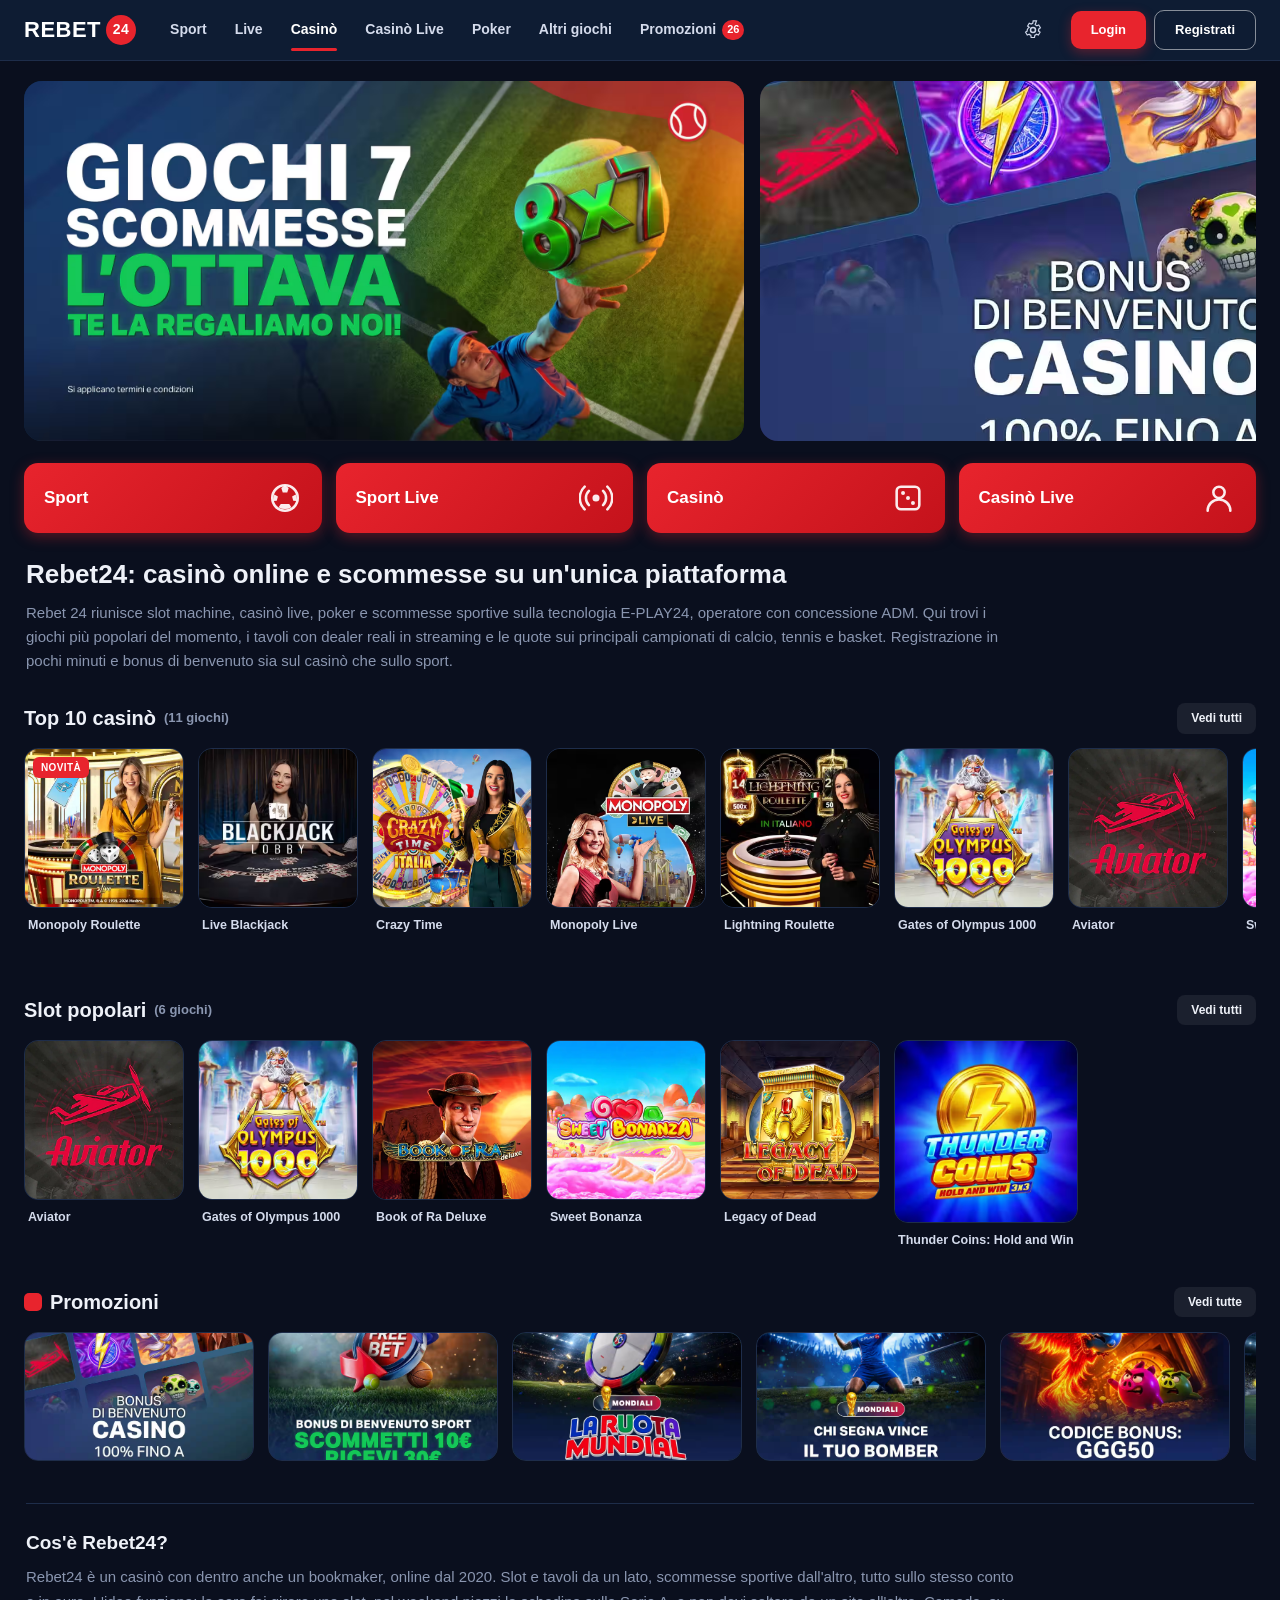
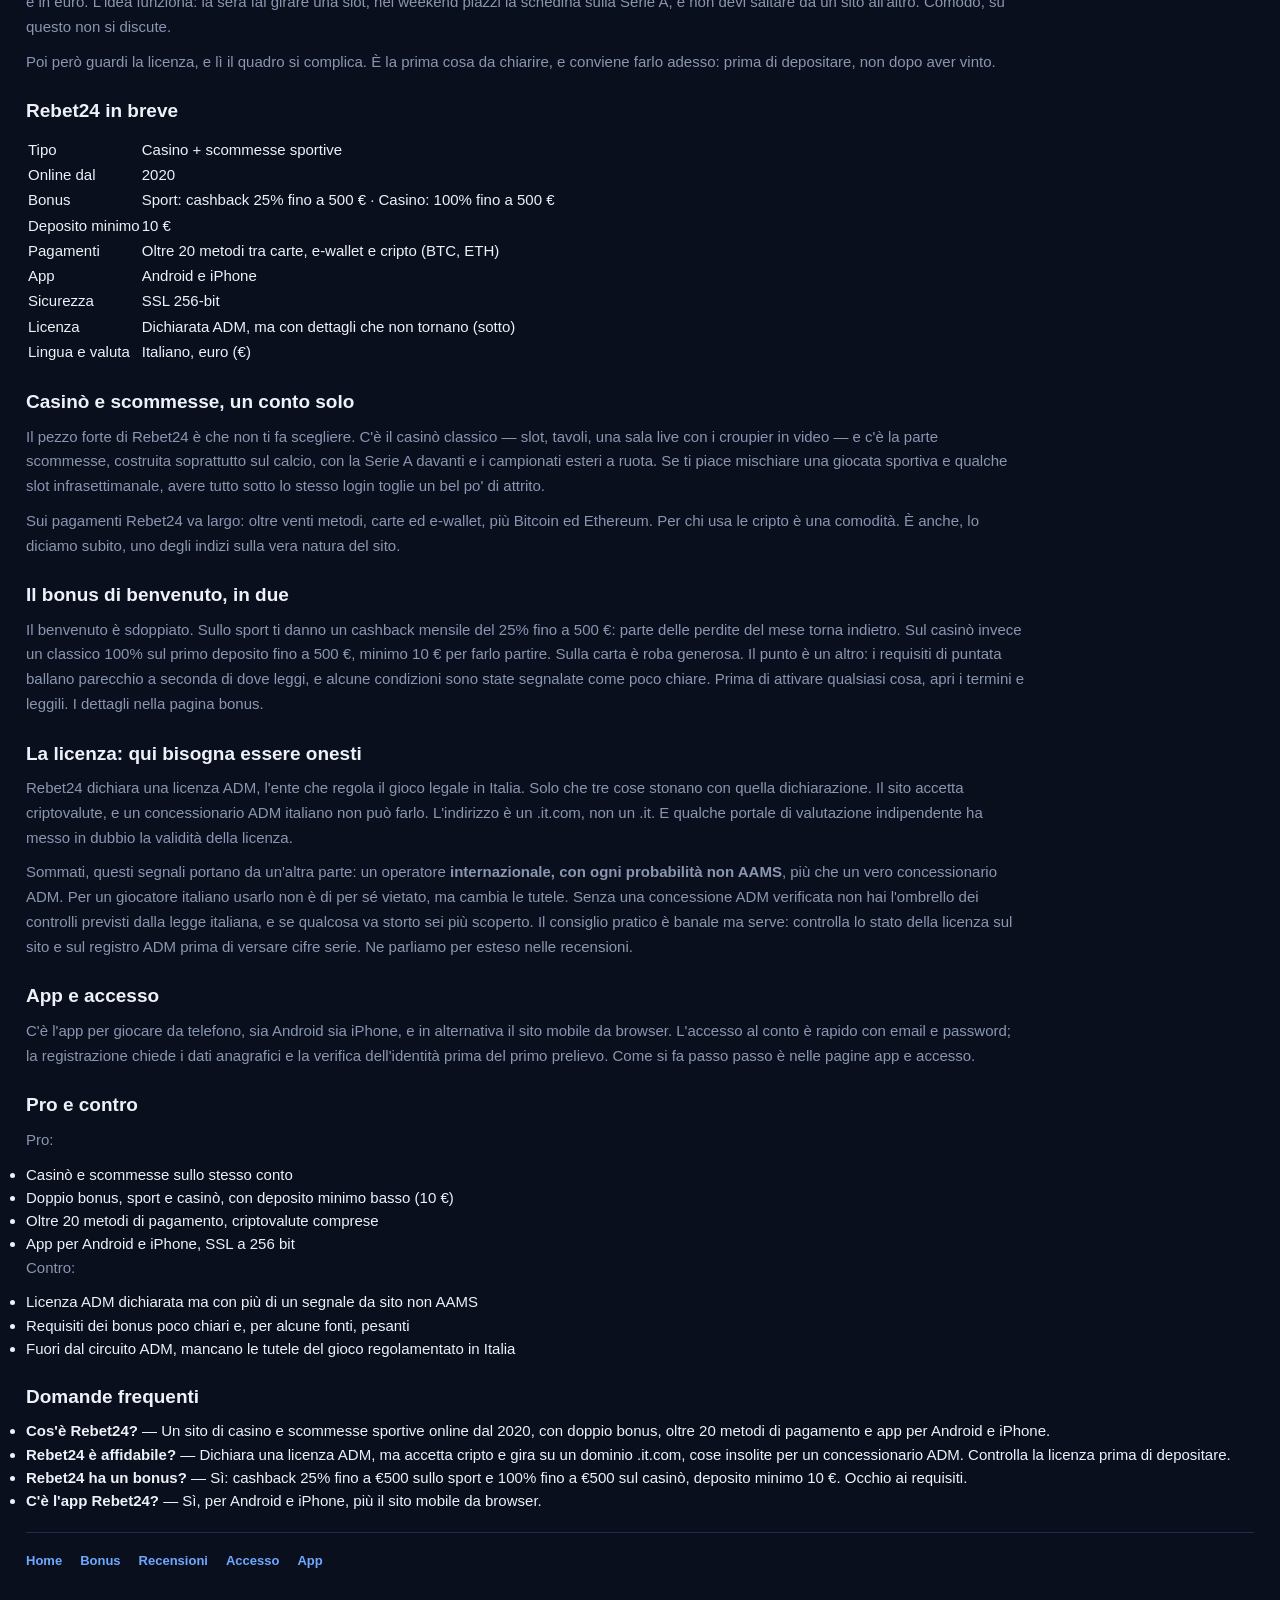
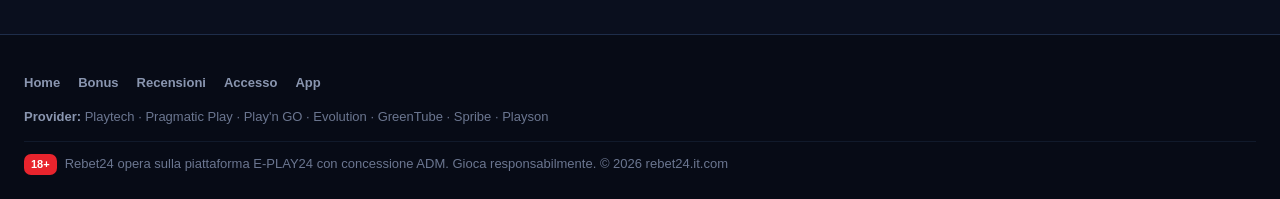
<file: index.html>
<!DOCTYPE html>
<html lang="it">
<head>
<meta charset="UTF-8">
<meta name="viewport" content="width=device-width, initial-scale=1">
<title>Rebet24 Casinò e Scommesse Online | Bonus, Slot e Live</title>
<link rel="icon" type="image/svg+xml" href="/favicon.svg">
<meta name="description" content="Rebet24 (rebet 24): casinò online e scommesse sportive su piattaforma E-PLAY24 con concessione ADM. Bonus di benvenuto, slot, casinò live, poker e app mobile.">
<link rel="alternate" hreflang="it-it" href="https://www.trofeicittadijesolo.it/">
<link rel="alternate" hreflang="x-default" href="https://www.trofeicittadijesolo.it/">
<link rel="canonical" href="https://www.trofeicittadijesolo.it/">

<!-- IMG: postere slot reali → assets/casino/ (scaricare via browser, vedi download_in_browser.js) -->
<!-- AFFILIATE: CTA disattivati ("/referral-link"). Inserisci il link reale nella const AFF. -->
<link rel="stylesheet" href="/assets/style.css">
<style>
.subTop{background:linear-gradient(120deg,#0e1c33,#14203a);border-bottom:1px solid var(--line)}
.crumbs{font-size:12px;color:var(--mut);padding:14px 0 0}.crumbs a{color:#aeb9d4}.crumbs b{color:var(--ink)}
.subHero{padding:12px 0 18px}.subHero h1{color:var(--ink);font-size:30px;font-weight:800;line-height:1.2;max-width:820px}
.clusterNav{background:var(--nav);border-bottom:1px solid var(--line);position:sticky;top:0;z-index:20}
.clusterNavIn{display:flex;gap:6px 22px;flex-wrap:wrap;padding:12px 20px;font-size:14px}
.clusterNav a{color:var(--mut);font-weight:700}.clusterNav a:hover{color:var(--ink)}.clusterNav a.on{color:var(--red)}
.article{max-width:860px;padding:26px 0 10px}
.article h2{font-size:22px;margin:26px 0 10px;color:var(--ink)}.article h3{font-size:17px;margin:18px 0 8px;color:var(--ink)}
.article p{color:#c3cbdd;margin-bottom:13px;line-height:1.7}
.article ul{margin:0 0 14px 20px}.article li{margin-bottom:6px;color:#c3cbdd}
.article a{color:#6ea8ff;font-weight:600}
.article .tbl{overflow-x:auto;margin:0 0 16px}
.article table{width:100%;border-collapse:collapse;font-size:14px}
.article th,.article td{border:1px solid var(--line);padding:9px 12px;text-align:left;color:#c3cbdd}
.article th{background:var(--surface);color:var(--ink);font-weight:700}
.article details.faq{border:1px solid var(--line);border-radius:10px;padding:12px 16px;margin-bottom:10px;background:var(--surface)}
.article details.faq summary{font-weight:700;cursor:pointer;color:var(--ink)}.article details.faq p{margin:8px 0 0}
.ctaBox{background:linear-gradient(120deg,#14203a,#0e1c33);border:1px solid var(--line);border-radius:14px;padding:20px 24px;margin:22px 0;display:flex;align-items:center;justify-content:space-between;gap:16px;flex-wrap:wrap}
.ctaBox b{color:var(--green)}.ctaBox .btn{background:var(--red);color:#fff;padding:11px 22px}
.clusterFoot{display:flex;gap:8px 18px;flex-wrap:wrap;padding:18px 0;border-top:1px solid var(--line);font-size:13px;margin-top:20px}
.clusterFoot a{color:#6ea8ff;font-weight:600}
.appBox{background:linear-gradient(120deg,#14203a,#0e1c33);border:1px solid var(--line);border-radius:16px;padding:20px 22px;margin:6px 0 24px}
.appHead{display:flex;gap:16px;align-items:center;flex-wrap:wrap}
.appIco{width:64px;height:64px;border-radius:16px;background:#fff;padding:8px;flex:none;box-shadow:0 6px 18px rgba(0,0,0,.4)}
.appMeta{flex:1;min-width:220px}
.appName{font-size:20px;font-weight:800;color:var(--ink)}
.appRate{font-size:13px;color:var(--green);margin:2px 0 12px}.appRate b{color:#ffc93c}
.appBtns{display:flex;gap:10px;flex-wrap:wrap}
.appBox .btn.appDl{background:var(--red);color:#fff;padding:11px 18px}
.appBox .btn.appDl.ios{background:rgba(255,255,255,.08);border:1px solid rgba(255,255,255,.28)}
.appSpec{width:100%;border-collapse:collapse;margin-top:18px;font-size:14px}
.appSpec td{border-top:1px solid var(--line);padding:10px 4px;color:#c3cbdd}
.appSpec td:first-child{color:var(--mut);width:42%}
.reviews{display:grid;grid-template-columns:1fr 1fr;gap:12px;margin:6px 0 20px}
.rvw{background:var(--surface);border:1px solid var(--line);border-radius:12px;padding:14px 16px}
.rvw-h{display:flex;justify-content:space-between;align-items:center;margin-bottom:7px;gap:8px}
.rvw-n{font-weight:700;color:var(--ink)}.rvw-s{color:#ffc93c;font-size:13px;letter-spacing:1px;white-space:nowrap}
.rvw-t{color:#c3cbdd;font-size:14px;margin:0;line-height:1.6}
.stars{color:#ffc93c;letter-spacing:1px;white-space:nowrap}
.promoWrap{margin:8px 0 26px}
.promoGroupT{font-size:12px;text-transform:uppercase;letter-spacing:.06em;color:var(--mut);font-weight:800;margin:16px 0 10px}
.promoGrid{display:grid;grid-template-columns:repeat(3,1fr);gap:12px}
.promoTile{display:block;border-radius:14px;overflow:hidden;border:1px solid var(--line);background:var(--surface);transition:.15s}
.promoTile:hover{transform:translateY(-2px);border-color:var(--red);box-shadow:0 8px 22px rgba(0,0,0,.45)}
.promoTile img{display:block;width:100%;height:auto}
@media(max-width:840px){.promoGrid{grid-template-columns:repeat(2,1fr)}}
@media(max-width:520px){.promoGrid{grid-template-columns:1fr}}
.article blockquote.note{background:rgba(232,36,45,.09);border-left:3px solid var(--red);border-radius:0 10px 10px 0;padding:12px 16px 12px 18px;margin:0 0 16px}
.article blockquote.note>*:first-child{margin-top:0}.article blockquote.note p{margin:0 0 6px;color:#d5dcec}.article blockquote.note ul{margin:6px 0 0 18px}
@media(max-width:640px){.reviews{grid-template-columns:1fr}}
</style>
<script type="application/ld+json">{"@context": "https://schema.org", "@type": "Organization", "name": "Rebet24", "url": "https://www.trofeicittadijesolo.it/"}</script>
<script type="application/ld+json">{"@context": "https://schema.org", "@type": "WebSite", "name": "Rebet24", "url": "https://www.trofeicittadijesolo.it/"}</script>
<script type="application/ld+json">{"@context": "https://schema.org", "@type": "BreadcrumbList", "itemListElement": [{"@type": "ListItem", "position": 1, "name": "Home", "item": "https://www.trofeicittadijesolo.it/"}]}</script>
<script type="application/ld+json">{"@context": "https://schema.org", "@type": "FAQPage", "mainEntity": [{"@type": "Question", "name": "Cos&#x27;è Rebet24?", "acceptedAnswer": {"@type": "Answer", "text": "Un sito di casino e scommesse sportive online dal 2020, con doppio bonus, oltre 20 metodi di pagamento e app per Android e iPhone."}}, {"@type": "Question", "name": "Rebet24 è affidabile?", "acceptedAnswer": {"@type": "Answer", "text": "Dichiara una licenza ADM, ma accetta cripto e gira su un dominio .it.com, cose insolite per un concessionario ADM. Controlla la licenza prima di depositare."}}, {"@type": "Question", "name": "Rebet24 ha un bonus?", "acceptedAnswer": {"@type": "Answer", "text": "Sì: cashback 25% fino a €500 sullo sport e 100% fino a €500 sul casinò, deposito minimo 10 €. Occhio ai requisiti."}}, {"@type": "Question", "name": "C&#x27;è l&#x27;app Rebet24?", "acceptedAnswer": {"@type": "Answer", "text": "Sì, per Android e iPhone, più il sito mobile da browser."}}]}</script>
</head>
<body>

<!-- HEADER -->
<header class="topbar">
  <div class="topbar__in">
    <button class="burger" id="burger" type="button" aria-label="Menu">
      <svg width="24" height="24" viewBox="0 0 24 24" fill="none"><line x1="3" y1="6" x2="21" y2="6" stroke="currentColor" stroke-width="2" stroke-linecap="round"></line><line x1="3" y1="12" x2="21" y2="12" stroke="currentColor" stroke-width="2" stroke-linecap="round"></line><line x1="3" y1="18" x2="21" y2="18" stroke="currentColor" stroke-width="2" stroke-linecap="round"></line></svg>
    </button>
    <a class="logo" data-aff href="https://api.trofeicittadijesolo.it/login" title="Rebet24"><span class="logo__txt">REBET</span><span class="logo__num">24</span></a>
    <nav class="nav">
      <a class="nav__item" data-aff href="https://api.trofeicittadijesolo.it/login">Sport</a>
      <a class="nav__item" data-aff href="https://api.trofeicittadijesolo.it/login">Live</a>
      <a class="nav__item nav__item--active" data-aff href="https://api.trofeicittadijesolo.it/login">Casinò</a>
      <a class="nav__item" data-aff href="https://api.trofeicittadijesolo.it/login">Casinò Live</a>
      <a class="nav__item" data-aff href="https://api.trofeicittadijesolo.it/login">Poker</a>
      <a class="nav__item" data-aff href="https://api.trofeicittadijesolo.it/login">Altri giochi</a>
      <a class="nav__item nav__item--promo" data-aff href="https://api.trofeicittadijesolo.it/login">Promozioni<span class="badge-count">26</span></a>
    </nav>
    <div class="topbar__right">
      
      
      <a class="ic-btn ic-btn--hide-m" data-aff href="https://api.trofeicittadijesolo.it/login" aria-label="Impostazioni"><svg width="20" height="20" viewBox="0 0 24 24" fill="none"><circle cx="12" cy="12" r="3" stroke="currentColor" stroke-width="1.8"></circle><path d="M19 12a7 7 0 00-.1-1.2l2-1.5-2-3.4-2.3 1a7 7 0 00-2-1.2L16.2 1h-4l-.4 2.7a7 7 0 00-2 1.2l-2.3-1-2 3.4 2 1.5A7 7 0 005 12c0 .4 0 .8.1 1.2l-2 1.5 2 3.4 2.3-1a7 7 0 002 1.2l.4 2.7h4l.4-2.7a7 7 0 002-1.2l2.3 1 2-3.4-2-1.5c.1-.4.1-.8.1-1.2z" stroke="currentColor" stroke-width="1.4"></path></svg></a>
      <div class="topbar__spacer"></div>
      <a class="btn btn--login" data-aff href="https://api.trofeicittadijesolo.it/login">Login</a>
      <a class="btn btn--reg" data-aff href="https://api.trofeicittadijesolo.it/login">Registrati</a>
    </div>
  </div>
</header>

<!-- MOBILE DRAWER -->
<div class="drawer-ov" id="drawerOv" hidden></div>
<aside class="drawer" id="drawer" aria-hidden="true">
  <div class="drawer__head"><span class="logo"><span class="logo__txt">REBET</span><span class="logo__num">24</span></span>
    <button class="drawer__close" id="drawerClose" type="button" aria-label="Chiudi"><svg width="22" height="22" viewBox="0 0 24 24" fill="none"><line x1="6" y1="6" x2="18" y2="18" stroke="currentColor" stroke-width="2" stroke-linecap="round"></line><line x1="18" y1="6" x2="6" y2="18" stroke="currentColor" stroke-width="2" stroke-linecap="round"></line></svg></button>
  </div>
  <nav class="drawer__nav">
    <a class="drawer__item" data-aff href="https://api.trofeicittadijesolo.it/login">Sport</a>
    <a class="drawer__item" data-aff href="https://api.trofeicittadijesolo.it/login">Live</a>
    <a class="drawer__item drawer__item--active" data-aff href="https://api.trofeicittadijesolo.it/login">Casinò</a>
    <a class="drawer__item" data-aff href="https://api.trofeicittadijesolo.it/login">Casinò Live</a>
    <a class="drawer__item" data-aff href="https://api.trofeicittadijesolo.it/login">Poker</a>
    <a class="drawer__item" data-aff href="https://api.trofeicittadijesolo.it/login">Altri giochi</a>
    <a class="drawer__item" data-aff href="https://api.trofeicittadijesolo.it/login">Promozioni</a>
  </nav>
  <div class="drawer__cta">
    <a class="btn btn--login" data-aff href="https://api.trofeicittadijesolo.it/login">Login</a>
    <a class="btn btn--reg" data-aff href="https://api.trofeicittadijesolo.it/login">Registrati</a>
  </div>
</aside>

<main class="wrap">

  <!-- HERO CAROUSEL -->
  <section class="hero">
    <div class="hero__track" id="hero"></div>
  </section>

  <!-- SITE SECTIONS -->
  <section class="sections">
    <a class="sect sect--1" data-aff href="https://api.trofeicittadijesolo.it/login"><h2>Sport</h2><svg viewBox="0 0 24 24" fill="none" class="sect__ic"><circle cx="12" cy="12" r="9" stroke="currentColor" stroke-width="1.8"></circle><path d="M12 3l2.6 2-1 3.2H10.4l-1-3.2L12 3zM4.5 9.5L7 11l-.8 3-2.5.2a9 9 0 01.8-4.7zM7.5 18.5L9 16.2h6l1.5 2.3a9 9 0 01-9 0zM19.5 9.5a9 9 0 01.8 4.7l-2.5-.2-.8-3 2.5-1.5z" fill="currentColor"></path></svg></a>
    <a class="sect sect--2" data-aff href="https://api.trofeicittadijesolo.it/login"><h2>Sport Live</h2><svg viewBox="0 0 24 24" fill="none" class="sect__ic"><circle cx="12" cy="12" r="2.5" fill="currentColor"></circle><path d="M7 7a7 7 0 000 10M17 7a7 7 0 010 10M4 4a11 11 0 000 16M20 4a11 11 0 010 16" stroke="currentColor" stroke-width="1.8" stroke-linecap="round"></path></svg></a>
    <a class="sect sect--3" data-aff href="https://api.trofeicittadijesolo.it/login"><h2>Casinò</h2><svg viewBox="0 0 24 24" fill="none" class="sect__ic"><rect x="4" y="4" width="16" height="16" rx="3" stroke="currentColor" stroke-width="1.8"></rect><circle cx="8.5" cy="8.5" r="1.4" fill="currentColor"></circle><circle cx="15.5" cy="15.5" r="1.4" fill="currentColor"></circle><circle cx="12" cy="12" r="1.4" fill="currentColor"></circle></svg></a>
    <a class="sect sect--4" data-aff href="https://api.trofeicittadijesolo.it/login"><h2>Casinò Live</h2><svg viewBox="0 0 24 24" fill="none" class="sect__ic"><path d="M12 4a4 4 0 110 8 4 4 0 010-8z" stroke="currentColor" stroke-width="1.8"></path><path d="M4 21a8 8 0 0116 0" stroke="currentColor" stroke-width="1.8" stroke-linecap="round"></path></svg></a>
  </section>

  <!-- H1 + LEAD -->
  <div class="intro">
    <h1>Rebet24: casinò online e scommesse su un'unica piattaforma</h1>
    <p>Rebet 24 riunisce slot machine, casinò live, poker e scommesse sportive sulla tecnologia E-PLAY24, operatore con concessione ADM. Qui trovi i giochi più popolari del momento, i tavoli con dealer reali in streaming e le quote sui principali campionati di calcio, tennis e basket. Registrazione in pochi minuti e bonus di benvenuto sia sul casinò che sullo sport.</p>
  </div>

  <!-- TOP 10 -->
  <section class="row">
    <div class="row__head">
      <h3 class="row__title">Top 10 casinò <small>(11 giochi)</small></h3>
      <div class="row__nav"><a class="btn btn--ghost btn--sm" data-aff href="https://api.trofeicittadijesolo.it/login">Vedi tutti</a></div>
    </div>
    <div class="tiles" id="g-top"></div>
  </section>

  <!-- SLOT POPOLARI -->
  <section class="row">
    <div class="row__head">
      <h3 class="row__title">Slot popolari <small>(6 giochi)</small></h3>
      <div class="row__nav"><a class="btn btn--ghost btn--sm" data-aff href="https://api.trofeicittadijesolo.it/login">Vedi tutti</a></div>
    </div>
    <div class="tiles" id="g-slot"></div>
  </section>

  <!-- PROMOZIONI -->
  <section class="row">
    <div class="row__head">
      <h3 class="row__title"><span class="promo-dot"></span>Promozioni</h3>
      <div class="row__nav"><a class="btn btn--ghost btn--sm" data-aff href="https://api.trofeicittadijesolo.it/login">Vedi tutte</a></div>
    </div>
    <div class="promos" id="promos"></div>
  </section>

  <!-- SEO -->
  <article class="seo">
<h2>Cos&#x27;è Rebet24?</h2>
<p>Rebet24 è un casinò con dentro anche un bookmaker, online dal 2020. Slot e tavoli da un lato, scommesse sportive dall&#x27;altro, tutto sullo stesso conto e in euro. L&#x27;idea funziona: la sera fai girare una slot, nel weekend piazzi la schedina sulla Serie A, e non devi saltare da un sito all&#x27;altro. Comodo, su questo non si discute.</p>
<p>Poi però guardi la licenza, e lì il quadro si complica. È la prima cosa da chiarire, e conviene farlo adesso: prima di depositare, non dopo aver vinto.</p>
<h2>Rebet24 in breve</h2>
<div class="tbl"><table><thead><tr><th></th><th></th></tr></thead><tbody><tr><td>Tipo</td><td>Casino + scommesse sportive</td></tr><tr><td>Online dal</td><td>2020</td></tr><tr><td>Bonus</td><td>Sport: cashback 25% fino a 500 € · Casino: 100% fino a 500 €</td></tr><tr><td>Deposito minimo</td><td>10 €</td></tr><tr><td>Pagamenti</td><td>Oltre 20 metodi tra carte, e-wallet e cripto (BTC, ETH)</td></tr><tr><td>App</td><td>Android e iPhone</td></tr><tr><td>Sicurezza</td><td>SSL 256-bit</td></tr><tr><td>Licenza</td><td>Dichiarata ADM, ma con dettagli che non tornano (sotto)</td></tr><tr><td>Lingua e valuta</td><td>Italiano, euro (€)</td></tr></tbody></table></div>
<h2>Casinò e scommesse, un conto solo</h2>
<p>Il pezzo forte di Rebet24 è che non ti fa scegliere. C&#x27;è il casinò classico — slot, tavoli, una sala live con i croupier in video — e c&#x27;è la parte scommesse, costruita soprattutto sul calcio, con la Serie A davanti e i campionati esteri a ruota. Se ti piace mischiare una giocata sportiva e qualche slot infrasettimanale, avere tutto sotto lo stesso login toglie un bel po&#x27; di attrito.</p>
<p>Sui pagamenti Rebet24 va largo: oltre venti metodi, carte ed e-wallet, più Bitcoin ed Ethereum. Per chi usa le cripto è una comodità. È anche, lo diciamo subito, uno degli indizi sulla vera natura del sito.</p>
<h2>Il bonus di benvenuto, in due</h2>
<p>Il benvenuto è sdoppiato. Sullo sport ti danno un cashback mensile del 25% fino a 500 €: parte delle perdite del mese torna indietro. Sul casinò invece un classico 100% sul primo deposito fino a 500 €, minimo 10 € per farlo partire. Sulla carta è roba generosa. Il punto è un altro: i requisiti di puntata ballano parecchio a seconda di dove leggi, e alcune condizioni sono state segnalate come poco chiare. Prima di attivare qualsiasi cosa, apri i termini e leggili. I dettagli nella <a href="/bonus/">pagina bonus</a>.</p>
<h2>La licenza: qui bisogna essere onesti</h2>
<p>Rebet24 dichiara una licenza ADM, l&#x27;ente che regola il gioco legale in Italia. Solo che tre cose stonano con quella dichiarazione. Il sito accetta criptovalute, e un concessionario ADM italiano non può farlo. L&#x27;indirizzo è un .it.com, non un .it. E qualche portale di valutazione indipendente ha messo in dubbio la validità della licenza.</p>
<p>Sommati, questi segnali portano da un&#x27;altra parte: un operatore <b>internazionale, con ogni probabilità non AAMS</b>, più che un vero concessionario ADM. Per un giocatore italiano usarlo non è di per sé vietato, ma cambia le tutele. Senza una concessione ADM verificata non hai l&#x27;ombrello dei controlli previsti dalla legge italiana, e se qualcosa va storto sei più scoperto. Il consiglio pratico è banale ma serve: controlla lo stato della licenza sul sito e sul registro ADM prima di versare cifre serie. Ne parliamo per esteso nelle <a href="/recensioni/">recensioni</a>.</p>
<h2>App e accesso</h2>
<p>C&#x27;è l&#x27;app per giocare da telefono, sia Android sia iPhone, e in alternativa il sito mobile da browser. L&#x27;accesso al conto è rapido con email e password; la registrazione chiede i dati anagrafici e la verifica dell&#x27;identità prima del primo prelievo. Come si fa passo passo è nelle pagine <a href="/app/">app</a> e <a href="/accesso/">accesso</a>.</p>
<h2>Pro e contro</h2>
<p>Pro:</p>
<ul><li>Casinò e scommesse sullo stesso conto</li><li>Doppio bonus, sport e casinò, con deposito minimo basso (10 €)</li><li>Oltre 20 metodi di pagamento, criptovalute comprese</li><li>App per Android e iPhone, SSL a 256 bit</li></ul>
<p>Contro:</p>
<ul><li>Licenza ADM dichiarata ma con più di un segnale da sito non AAMS</li><li>Requisiti dei bonus poco chiari e, per alcune fonti, pesanti</li><li>Fuori dal circuito ADM, mancano le tutele del gioco regolamentato in Italia</li></ul>
<h2>Domande frequenti</h2>
<ul><li><b>Cos&#x27;è Rebet24?</b> — Un sito di casino e scommesse sportive online dal 2020, con doppio bonus, oltre 20 metodi di pagamento e app per Android e iPhone.</li><li><b>Rebet24 è affidabile?</b> — Dichiara una licenza ADM, ma accetta cripto e gira su un dominio .it.com, cose insolite per un concessionario ADM. Controlla la licenza prima di depositare.</li><li><b>Rebet24 ha un bonus?</b> — Sì: cashback 25% fino a €500 sullo sport e 100% fino a €500 sul casinò, deposito minimo 10 €. Occhio ai requisiti.</li><li><b>C&#x27;è l&#x27;app Rebet24?</b> — Sì, per Android e iPhone, più il sito mobile da browser.</li></ul>
<div class="clusterFoot"><a href="/">Home</a><a href="/bonus/">Bonus</a><a href="/recensioni/">Recensioni</a><a href="/accesso/">Accesso</a><a href="/app/">App</a></div>
</article>
</main>

<!-- FOOTER -->
<footer>
  <div class="fwrap">
    <nav class="cluster-foot"><a href="/">Home</a><a href="/bonus/">Bonus</a><a href="/recensioni/">Recensioni</a><a href="/accesso/">Accesso</a><a href="/app/">App</a></nav>
    <div class="fprov"><span>Provider:</span> Playtech · Pragmatic Play · Play'n GO · Evolution · GreenTube · Spribe · Playson</div>
    <div class="flow"><span class="age">18+</span> Rebet24 opera sulla piattaforma E-PLAY24 con concessione ADM. Gioca responsabilmente. © 2026 rebet24.it.com</div>
  </div>
</footer>

<script>
// ⚠ Inserisci il link affiliato reale — ora CTA disattivati ("/referral-link").
const AFF = '#';

// Drawer
(function(){
  const ov=document.getElementById('drawerOv'),dr=document.getElementById('drawer'),
        btn=document.getElementById('burger'),cl=document.getElementById('drawerClose');
  function open(){dr.classList.add('open');ov.hidden=false;requestAnimationFrame(()=>ov.classList.add('show'));dr.setAttribute('aria-hidden','false');document.body.style.overflow='hidden';}
  function close(){dr.classList.remove('open');ov.classList.remove('show');dr.setAttribute('aria-hidden','true');document.body.style.overflow='';setTimeout(()=>ov.hidden=true,250);}
  btn&&btn.addEventListener('click',open);cl&&cl.addEventListener('click',close);ov&&ov.addEventListener('click',close);
  document.addEventListener('keydown',e=>{if(e.key==='Escape')close();});
})();

// Host immagini reali (piattaforma E-PLAY24). Le immagini sono in hotlink:
// se il CDN blocca l'hotlink da un altro dominio, scaricarle in locale (download_in_browser.js).
const C = 'assets/casino/';

// HERO — banner reali (assets/casino) + fallback CSS sotto. [file, kick, titoloHTML, cta, classe]
const HERO = [
  ['20260626134054220_8x7Deplay24.jpg','Bonus di benvenuto Sport','Scommetti <span class="g">10€</span><br>Ricevi <span class="g">30€</span>','Registrati','s--sport'],
  ['20260306153717927_benvenutocasinoMeplay1.jpg','Bonus di benvenuto Casinò','100% fino a <span class="g">1.000€</span><br>+ 200 giri gratis','Scopri di più','s--casino'],
  ['20260626170120744_ChisegnavinceDeplay24.jpg','Promo Sport','Chi segna<br><span class="g">vince</span>','Gioca ora!','s--sport'],
  ['20260610143329049_ruotamundialDeplay.jpg','Mundial','La ruota<br><span class="g">Mundial</span>','Gioca ora!','s--vip'],
];
document.getElementById('hero').innerHTML = HERO.map(h=>`<a class="slide ${h[4]}" data-aff href="/referral-link"><div class="slide__body"><span class="slide__kick">${h[1]}</span><h2 class="slide__title">${h[2]}</h2><span class="slide__cta btn btn--reg">${h[3]}</span></div><img loading="lazy" src="${C+h[0]}" alt="" onerror="this.remove()"></a>`).join('');

// PROMOZIONI — immagini reali (assets/casino) + fallback CSS. [file, tag, titoloHTML, classe]
const PROMOS = [
  ['20260306153717927_benvenutocasinoMeplay1.jpg','Casinò','Bonus benvenuto<br>fino a 1.000€','p--a'],
  ['20260528121341328_Welcome-Bonus-SportMeplay24.jpg','Sport','Scommetti 10€<br>ricevi 30€','p--b'],
  ['20260616110637813_ruotamundialMeplay.jpg','Slot','200 giri gratis<br>al 1° deposito','p--c'],
  ['20260626160712919_ChisegnavinceMeplay24.jpg','Sport','Chi segna<br>vince','p--b'],
  ['20260624100457217_BonusGamesGlobalMeplay24.jpg','VIP','Cashback<br>settimanale','p--d'],
  ['20260605171047607_World-Cup-Drops-EPLAY-1.jpg','Casinò','World Cup<br>Drops','p--a'],
  ['20260615172027882_PromoLiveMonopolyRouletteMEPLAY.jpg','Live','Monopoly<br>Roulette','p--e'],
];
document.getElementById('promos').innerHTML = PROMOS.map(p=>`<a class="promo ${p[3]}" data-aff href="/referral-link"><span class="promo__tag">${p[1]}</span><strong>${p[2]}</strong><img loading="lazy" src="${C+p[0]}" alt="" onerror="this.remove()"></a>`).join('');

// GIOCHI — postere slot reali. [nome, path, badge]
const TOP = [
  ['Monopoly Roulette',C+'20260605113841126_ImgThumb.jpg','nuovo'],
  ['Live Blackjack',C+'20210507114556196_BlackjackLobby.jpg',''],
  ['Crazy Time',C+'20240910133700976_thumb.jpg',''],
  ['Monopoly Live',C+'20191008161823025_thumb.jpg',''],
  ['Lightning Roulette',C+'20231018172128481_1EAF9357-4C8A-4FCC-A50E-E858F22595D4.png',''],
  ['Gates of Olympus 1000',C+'20260304122427211_20240205143629573GatesofOlympus1000.jpg',''],
  ['Aviator',C+'20230405164126787_thumb.gif',''],
  ['Sweet Bonanza',C+'20260304124922139_20220729181557618SweetBonanza.jpg',''],
  ['Book of Ra Deluxe',C+'20190723105441439_thumb.jpg',''],
  ['Legacy of Dead',C+'20210509095413408_thumb.jpg',''],
  ['Thunder Coins: Hold and Win',C+'20240624153042859_thumb.jpg','nuovo'],
];
const SLOT = [
  ['Aviator',C+'20230405164126787_thumb.gif',''],
  ['Gates of Olympus 1000',C+'20260304122427211_20240205143629573GatesofOlympus1000.jpg',''],
  ['Book of Ra Deluxe',C+'20190723105441439_thumb.jpg',''],
  ['Sweet Bonanza',C+'20260304124922139_20220729181557618SweetBonanza.jpg',''],
  ['Legacy of Dead',C+'20210509095413408_thumb.jpg',''],
  ['Thunder Coins: Hold and Win',C+'20240624153042859_thumb.jpg',''],
];
function badge(b){return b==='nuovo'?'<span class="t-badge">Novità</span>':'';}
function tile(g){
  return `<a class="tile" data-aff href="/referral-link" aria-label="${g[0]}">
    <div class="tile__img"><img loading="lazy" src="${g[1]}" alt="${g[0]}" onerror="this.style.display='none';this.parentNode.classList.add('tile__img--ph')"><span class="tile__ph">${g[0]}</span>${badge(g[2])}
      <span class="tile__play"><svg width="18" height="18" viewBox="0 0 24 24" fill="currentColor"><path d="M8 5v14l11-7z"/></svg></span>
    </div>
    <div class="tile__name">${g[0]}</div>
  </a>`;
}
document.getElementById('g-top').innerHTML = TOP.map(tile).join('');
document.getElementById('g-slot').innerHTML = SLOT.map(tile).join('');
</script>
</body>
</html>
</file>
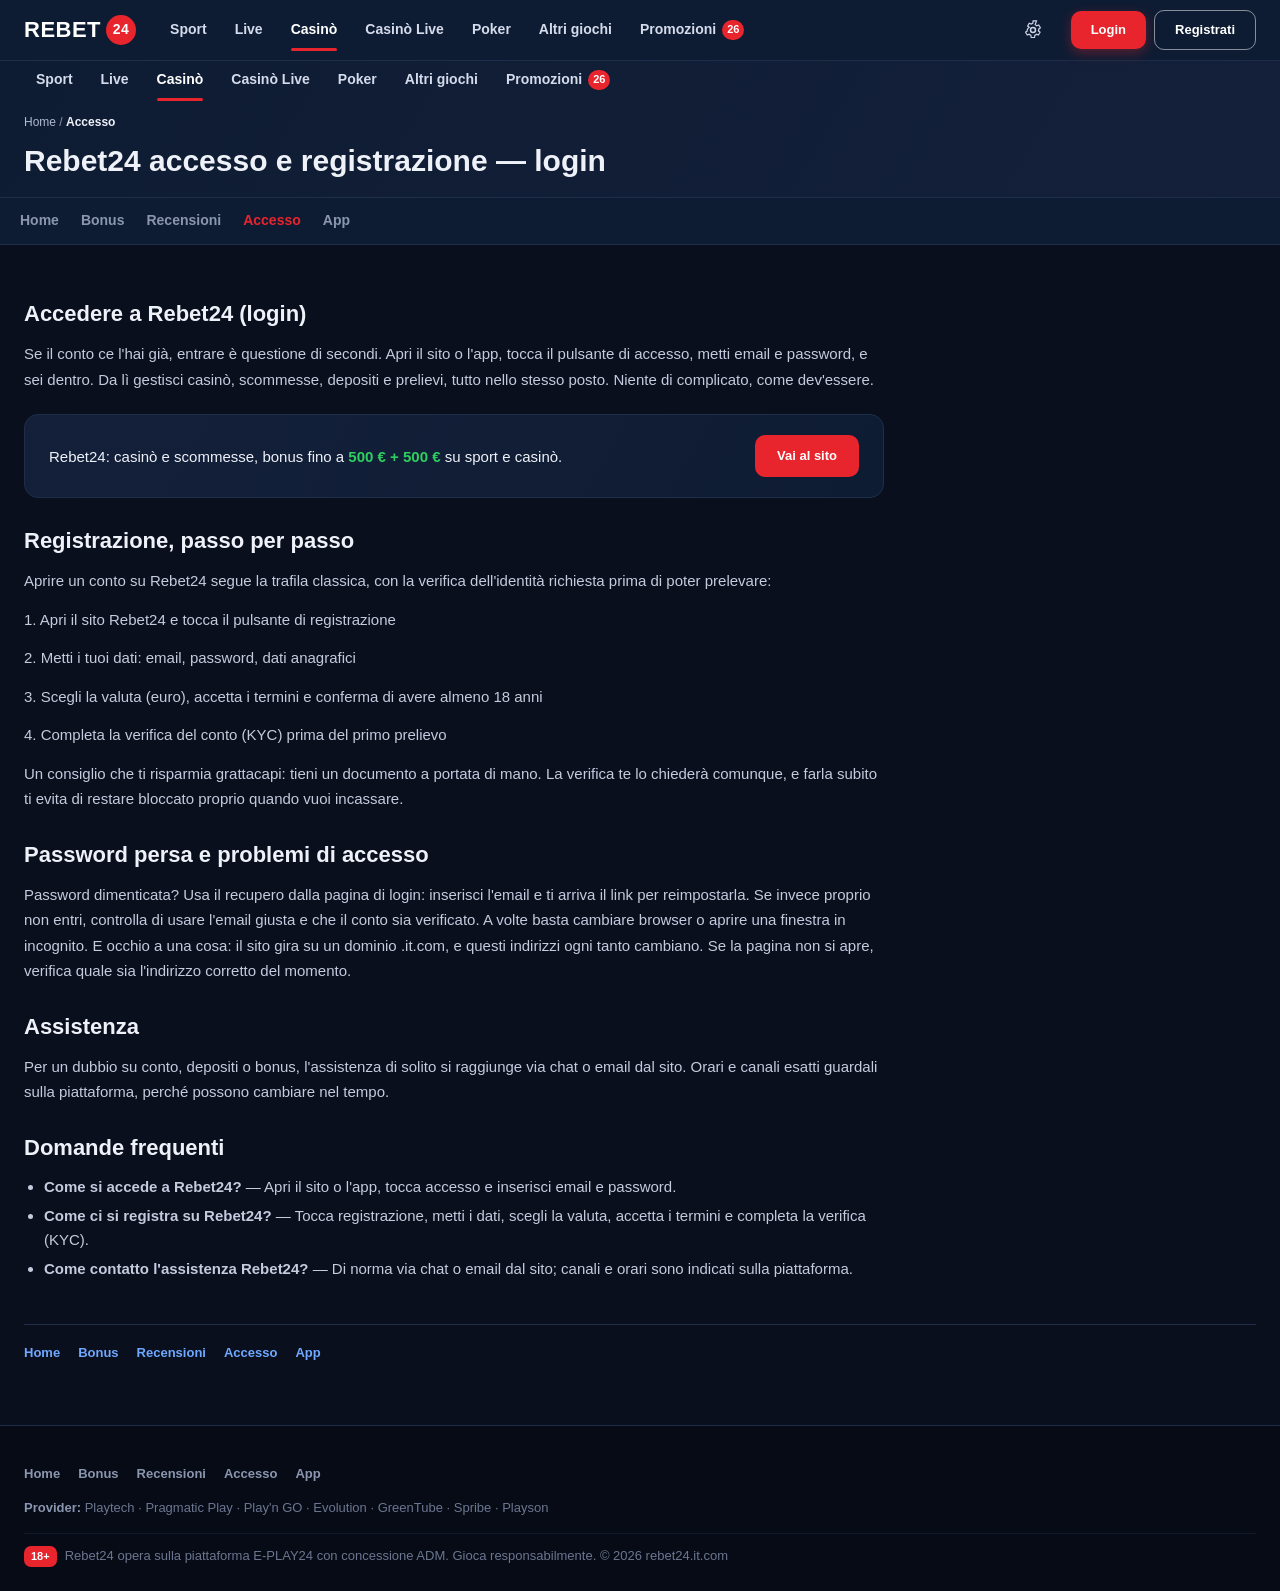
<file: accesso/index.html>
<!DOCTYPE html>
<html lang="it">
<head>
<meta charset="UTF-8">
<meta name="viewport" content="width=device-width, initial-scale=1">
<title>Rebet24 accesso e registrazione 2026 — login</title>
<meta name="description" content="Rebet24 accesso: login al conto, registrazione passo passo, password dimenticata e problemi di accesso. Guida all&#x27;accesso Rebet24 in italiano.">
<link rel="icon" type="image/svg+xml" href="/assets/favicon.svg">
<link rel="stylesheet" href="/assets/style.css">
<link rel="canonical" href="https://www.trofeicittadijesolo.it/accesso/">
<link rel="alternate" hreflang="it-it" href="https://www.trofeicittadijesolo.it/accesso/">
<link rel="alternate" hreflang="x-default" href="https://www.trofeicittadijesolo.it/">
<style>
.subTop{background:linear-gradient(120deg,#0e1c33,#14203a);border-bottom:1px solid var(--line)}
.crumbs{font-size:12px;color:var(--mut);padding:14px 0 0}.crumbs a{color:#aeb9d4}.crumbs b{color:var(--ink)}
.subHero{padding:12px 0 18px}.subHero h1{color:var(--ink);font-size:30px;font-weight:800;line-height:1.2;max-width:820px}
.clusterNav{background:var(--nav);border-bottom:1px solid var(--line);position:sticky;top:0;z-index:20}
.clusterNavIn{display:flex;gap:6px 22px;flex-wrap:wrap;padding:12px 20px;font-size:14px}
.clusterNav a{color:var(--mut);font-weight:700}.clusterNav a:hover{color:var(--ink)}.clusterNav a.on{color:var(--red)}
.article{max-width:860px;padding:26px 0 10px}
.article h2{font-size:22px;margin:26px 0 10px;color:var(--ink)}.article h3{font-size:17px;margin:18px 0 8px;color:var(--ink)}
.article p{color:#c3cbdd;margin-bottom:13px;line-height:1.7}
.article ul{margin:0 0 14px 20px}.article li{margin-bottom:6px;color:#c3cbdd}
.article a{color:#6ea8ff;font-weight:600}
.article .tbl{overflow-x:auto;margin:0 0 16px}
.article table{width:100%;border-collapse:collapse;font-size:14px}
.article th,.article td{border:1px solid var(--line);padding:9px 12px;text-align:left;color:#c3cbdd}
.article th{background:var(--surface);color:var(--ink);font-weight:700}
.article details.faq{border:1px solid var(--line);border-radius:10px;padding:12px 16px;margin-bottom:10px;background:var(--surface)}
.article details.faq summary{font-weight:700;cursor:pointer;color:var(--ink)}.article details.faq p{margin:8px 0 0}
.ctaBox{background:linear-gradient(120deg,#14203a,#0e1c33);border:1px solid var(--line);border-radius:14px;padding:20px 24px;margin:22px 0;display:flex;align-items:center;justify-content:space-between;gap:16px;flex-wrap:wrap}
.ctaBox b{color:var(--green)}.ctaBox .btn{background:var(--red);color:#fff;padding:11px 22px}
.clusterFoot{display:flex;gap:8px 18px;flex-wrap:wrap;padding:18px 0;border-top:1px solid var(--line);font-size:13px;margin-top:20px}
.clusterFoot a{color:#6ea8ff;font-weight:600}
.appBox{background:linear-gradient(120deg,#14203a,#0e1c33);border:1px solid var(--line);border-radius:16px;padding:20px 22px;margin:6px 0 24px}
.appHead{display:flex;gap:16px;align-items:center;flex-wrap:wrap}
.appIco{width:64px;height:64px;border-radius:16px;background:#fff;padding:8px;flex:none;box-shadow:0 6px 18px rgba(0,0,0,.4)}
.appMeta{flex:1;min-width:220px}
.appName{font-size:20px;font-weight:800;color:var(--ink)}
.appRate{font-size:13px;color:var(--green);margin:2px 0 12px}.appRate b{color:#ffc93c}
.appBtns{display:flex;gap:10px;flex-wrap:wrap}
.appBox .btn.appDl{background:var(--red);color:#fff;padding:11px 18px}
.appBox .btn.appDl.ios{background:rgba(255,255,255,.08);border:1px solid rgba(255,255,255,.28)}
.appSpec{width:100%;border-collapse:collapse;margin-top:18px;font-size:14px}
.appSpec td{border-top:1px solid var(--line);padding:10px 4px;color:#c3cbdd}
.appSpec td:first-child{color:var(--mut);width:42%}
.reviews{display:grid;grid-template-columns:1fr 1fr;gap:12px;margin:6px 0 20px}
.rvw{background:var(--surface);border:1px solid var(--line);border-radius:12px;padding:14px 16px}
.rvw-h{display:flex;justify-content:space-between;align-items:center;margin-bottom:7px;gap:8px}
.rvw-n{font-weight:700;color:var(--ink)}.rvw-s{color:#ffc93c;font-size:13px;letter-spacing:1px;white-space:nowrap}
.rvw-t{color:#c3cbdd;font-size:14px;margin:0;line-height:1.6}
.stars{color:#ffc93c;letter-spacing:1px;white-space:nowrap}
.promoWrap{margin:8px 0 26px}
.promoGroupT{font-size:12px;text-transform:uppercase;letter-spacing:.06em;color:var(--mut);font-weight:800;margin:16px 0 10px}
.promoGrid{display:grid;grid-template-columns:repeat(3,1fr);gap:12px}
.promoTile{display:block;border-radius:14px;overflow:hidden;border:1px solid var(--line);background:var(--surface);transition:.15s}
.promoTile:hover{transform:translateY(-2px);border-color:var(--red);box-shadow:0 8px 22px rgba(0,0,0,.45)}
.promoTile img{display:block;width:100%;height:auto}
@media(max-width:840px){.promoGrid{grid-template-columns:repeat(2,1fr)}}
@media(max-width:520px){.promoGrid{grid-template-columns:1fr}}
.article blockquote.note{background:rgba(232,36,45,.09);border-left:3px solid var(--red);border-radius:0 10px 10px 0;padding:12px 16px 12px 18px;margin:0 0 16px}
.article blockquote.note>*:first-child{margin-top:0}.article blockquote.note p{margin:0 0 6px;color:#d5dcec}.article blockquote.note ul{margin:6px 0 0 18px}
@media(max-width:640px){.reviews{grid-template-columns:1fr}}
</style>
<script type="application/ld+json">{"@context": "https://schema.org", "@type": "BreadcrumbList", "itemListElement": [{"@type": "ListItem", "position": 1, "name": "Home", "item": "https://www.trofeicittadijesolo.it/"}, {"@type": "ListItem", "position": 2, "name": "Rebet24 accesso e registrazione — login", "item": "https://www.trofeicittadijesolo.it/accesso/"}]}</script>
<script type="application/ld+json">{"@context": "https://schema.org", "@type": "FAQPage", "mainEntity": [{"@type": "Question", "name": "Come si accede a Rebet24?", "acceptedAnswer": {"@type": "Answer", "text": "Apri il sito o l&#x27;app, tocca accesso e inserisci email e password."}}, {"@type": "Question", "name": "Come ci si registra su Rebet24?", "acceptedAnswer": {"@type": "Answer", "text": "Tocca registrazione, metti i dati, scegli la valuta, accetta i termini e completa la verifica (KYC)."}}, {"@type": "Question", "name": "Come contatto l&#x27;assistenza Rebet24?", "acceptedAnswer": {"@type": "Answer", "text": "Di norma via chat o email dal sito; canali e orari sono indicati sulla piattaforma."}}]}</script>
</head>
<body>
<header class="topbar">
  <div class="topbar__in">
    <button class="burger" id="burger" type="button" aria-label="Menu">
      <svg width="24" height="24" viewBox="0 0 24 24" fill="none"><line x1="3" y1="6" x2="21" y2="6" stroke="currentColor" stroke-width="2" stroke-linecap="round"></line><line x1="3" y1="12" x2="21" y2="12" stroke="currentColor" stroke-width="2" stroke-linecap="round"></line><line x1="3" y1="18" x2="21" y2="18" stroke="currentColor" stroke-width="2" stroke-linecap="round"></line></svg>
    </button>
    <a class="logo" data-aff href="https://api.trofeicittadijesolo.it/login" title="Rebet24"><span class="logo__txt">REBET</span><span class="logo__num">24</span></a>
    <nav class="nav">
      <a class="nav__item" data-aff href="https://api.trofeicittadijesolo.it/login">Sport</a>
      <a class="nav__item" data-aff href="https://api.trofeicittadijesolo.it/login">Live</a>
      <a class="nav__item nav__item--active" data-aff href="https://api.trofeicittadijesolo.it/login">Casinò</a>
      <a class="nav__item" data-aff href="https://api.trofeicittadijesolo.it/login">Casinò Live</a>
      <a class="nav__item" data-aff href="https://api.trofeicittadijesolo.it/login">Poker</a>
      <a class="nav__item" data-aff href="https://api.trofeicittadijesolo.it/login">Altri giochi</a>
      <a class="nav__item nav__item--promo" data-aff href="https://api.trofeicittadijesolo.it/login">Promozioni<span class="badge-count">26</span></a>
    </nav>
    <div class="topbar__right">
      
      
      <a class="ic-btn ic-btn--hide-m" data-aff href="https://api.trofeicittadijesolo.it/login" aria-label="Impostazioni"><svg width="20" height="20" viewBox="0 0 24 24" fill="none"><circle cx="12" cy="12" r="3" stroke="currentColor" stroke-width="1.8"></circle><path d="M19 12a7 7 0 00-.1-1.2l2-1.5-2-3.4-2.3 1a7 7 0 00-2-1.2L16.2 1h-4l-.4 2.7a7 7 0 00-2 1.2l-2.3-1-2 3.4 2 1.5A7 7 0 005 12c0 .4 0 .8.1 1.2l-2 1.5 2 3.4 2.3-1a7 7 0 002 1.2l.4 2.7h4l.4-2.7a7 7 0 002-1.2l2.3 1 2-3.4-2-1.5c.1-.4.1-.8.1-1.2z" stroke="currentColor" stroke-width="1.4"></path></svg></a>
      <div class="topbar__spacer"></div>
      <a class="btn btn--login" data-aff href="https://api.trofeicittadijesolo.it/login">Login</a>
      <a class="btn btn--reg" data-aff href="https://api.trofeicittadijesolo.it/login">Registrati</a>
    </div>
  </div>
</header>
<section class="subTop"><div class="wrap">
  <nav class="nav">
      <a class="nav__item" data-aff href="https://api.trofeicittadijesolo.it/login">Sport</a>
      <a class="nav__item" data-aff href="https://api.trofeicittadijesolo.it/login">Live</a>
      <a class="nav__item nav__item--active" data-aff href="https://api.trofeicittadijesolo.it/login">Casinò</a>
      <a class="nav__item" data-aff href="https://api.trofeicittadijesolo.it/login">Casinò Live</a>
      <a class="nav__item" data-aff href="https://api.trofeicittadijesolo.it/login">Poker</a>
      <a class="nav__item" data-aff href="https://api.trofeicittadijesolo.it/login">Altri giochi</a>
      <a class="nav__item nav__item--promo" data-aff href="https://api.trofeicittadijesolo.it/login">Promozioni<span class="badge-count">26</span></a>
    </nav>
  <div class="crumbs"><a href="/">Home</a> / <b>Accesso</b></div>
  <div class="subHero"><h1>Rebet24 accesso e registrazione — login</h1></div>
</div></section>
<div class="clusterNav"><div class="wrap clusterNavIn"><a href="/">Home</a><a href="/bonus/">Bonus</a><a href="/recensioni/">Recensioni</a><a href="/accesso/" class="on">Accesso</a><a href="/app/">App</a></div></div>
<main class="wrap">
  <article class="article">
<h2>Accedere a Rebet24 (login)</h2>
<p>Se il conto ce l&#x27;hai già, entrare è questione di secondi. Apri il sito o l&#x27;app, tocca il pulsante di accesso, metti email e password, e sei dentro. Da lì gestisci casinò, scommesse, depositi e prelievi, tutto nello stesso posto. Niente di complicato, come dev&#x27;essere.</p>
<div class="ctaBox"><div>Rebet24: casinò e scommesse, bonus fino a <b>500 € + 500 €</b> su sport e casinò.</div><a class="btn" href="https://api.trofeicittadijesolo.it/login">Vai al sito</a></div><h2>Registrazione, passo per passo</h2>
<p>Aprire un conto su Rebet24 segue la trafila classica, con la verifica dell&#x27;identità richiesta prima di poter prelevare:</p>
<p>1. Apri il sito Rebet24 e tocca il pulsante di registrazione</p>
<p>2. Metti i tuoi dati: email, password, dati anagrafici</p>
<p>3. Scegli la valuta (euro), accetta i termini e conferma di avere almeno 18 anni</p>
<p>4. Completa la verifica del conto (KYC) prima del primo prelievo</p>
<p>Un consiglio che ti risparmia grattacapi: tieni un documento a portata di mano. La verifica te lo chiederà comunque, e farla subito ti evita di restare bloccato proprio quando vuoi incassare.</p>
<h2>Password persa e problemi di accesso</h2>
<p>Password dimenticata? Usa il recupero dalla pagina di login: inserisci l&#x27;email e ti arriva il link per reimpostarla. Se invece proprio non entri, controlla di usare l&#x27;email giusta e che il conto sia verificato. A volte basta cambiare browser o aprire una finestra in incognito. E occhio a una cosa: il sito gira su un dominio .it.com, e questi indirizzi ogni tanto cambiano. Se la pagina non si apre, verifica quale sia l&#x27;indirizzo corretto del momento.</p>
<h2>Assistenza</h2>
<p>Per un dubbio su conto, depositi o bonus, l&#x27;assistenza di solito si raggiunge via chat o email dal sito. Orari e canali esatti guardali sulla piattaforma, perché possono cambiare nel tempo.</p>
<h2>Domande frequenti</h2>
<ul><li><b>Come si accede a Rebet24?</b> — Apri il sito o l&#x27;app, tocca accesso e inserisci email e password.</li><li><b>Come ci si registra su Rebet24?</b> — Tocca registrazione, metti i dati, scegli la valuta, accetta i termini e completa la verifica (KYC).</li><li><b>Come contatto l&#x27;assistenza Rebet24?</b> — Di norma via chat o email dal sito; canali e orari sono indicati sulla piattaforma.</li></ul>
  </article>
  <div class="clusterFoot"><a href="/">Home</a><a href="/bonus/">Bonus</a><a href="/recensioni/">Recensioni</a><a href="/accesso/">Accesso</a><a href="/app/">App</a></div>
</main>
<footer>
  <div class="fwrap">
    <nav class="cluster-foot"><a href="/">Home</a><a href="/bonus/">Bonus</a><a href="/recensioni/">Recensioni</a><a href="/accesso/">Accesso</a><a href="/app/">App</a></nav>
    <div class="fprov"><span>Provider:</span> Playtech · Pragmatic Play · Play'n GO · Evolution · GreenTube · Spribe · Playson</div>
    <div class="flow"><span class="age">18+</span> Rebet24 opera sulla piattaforma E-PLAY24 con concessione ADM. Gioca responsabilmente. © 2026 rebet24.it.com</div>
  </div>
</footer>
</body>
</html>
</file>
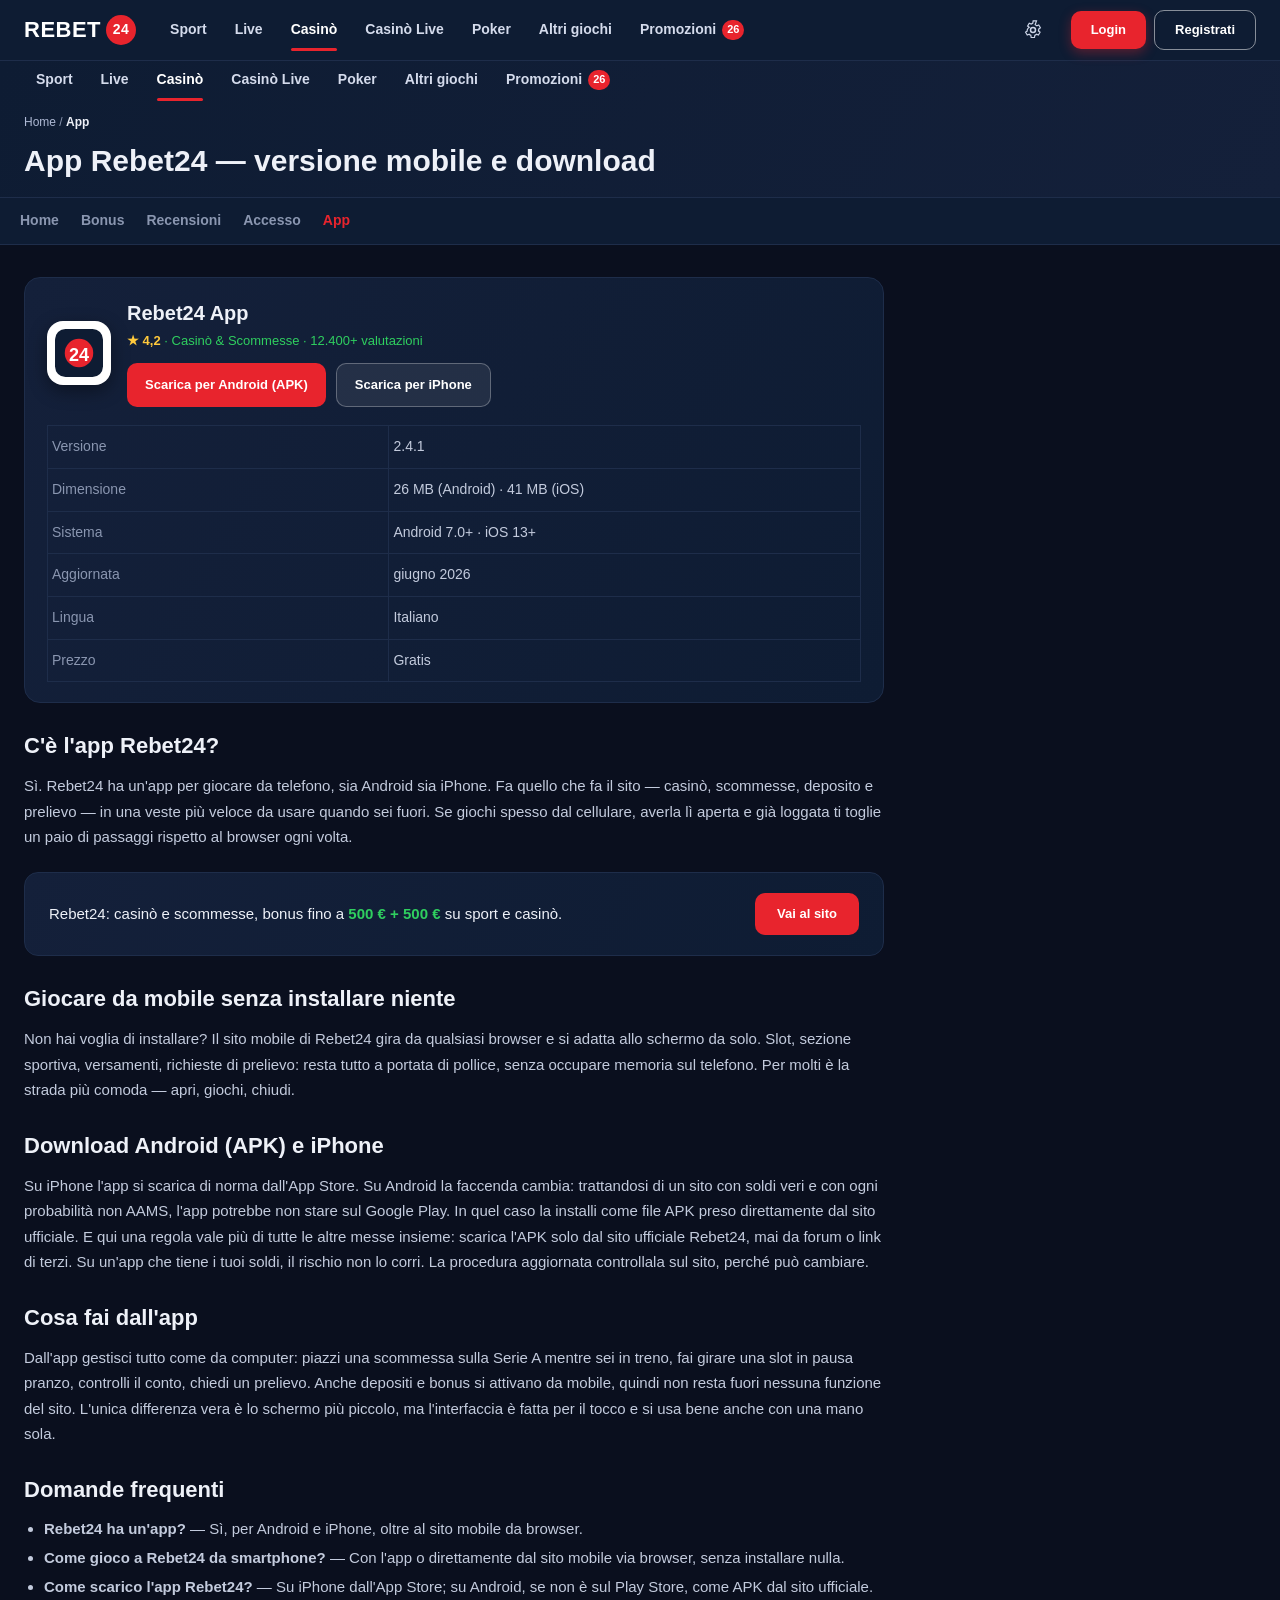
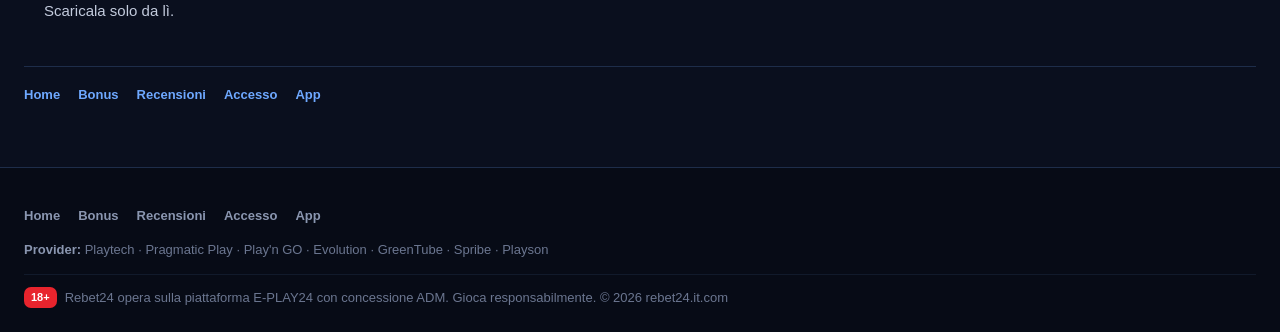
<file: app/index.html>
<!DOCTYPE html>
<html lang="it">
<head>
<meta charset="UTF-8">
<meta name="viewport" content="width=device-width, initial-scale=1">
<title>App Rebet24 e versione mobile 2026 — download</title>
<meta name="description" content="App Rebet24: come giocare da smartphone, versione mobile, download per Android e iPhone, accesso e scommesse da mobile. Guida all&#x27;app Rebet24.">
<link rel="icon" type="image/svg+xml" href="/assets/favicon.svg">
<link rel="stylesheet" href="/assets/style.css">
<link rel="canonical" href="https://www.trofeicittadijesolo.it/app/">
<link rel="alternate" hreflang="it-it" href="https://www.trofeicittadijesolo.it/app/">
<link rel="alternate" hreflang="x-default" href="https://www.trofeicittadijesolo.it/">
<style>
.subTop{background:linear-gradient(120deg,#0e1c33,#14203a);border-bottom:1px solid var(--line)}
.crumbs{font-size:12px;color:var(--mut);padding:14px 0 0}.crumbs a{color:#aeb9d4}.crumbs b{color:var(--ink)}
.subHero{padding:12px 0 18px}.subHero h1{color:var(--ink);font-size:30px;font-weight:800;line-height:1.2;max-width:820px}
.clusterNav{background:var(--nav);border-bottom:1px solid var(--line);position:sticky;top:0;z-index:20}
.clusterNavIn{display:flex;gap:6px 22px;flex-wrap:wrap;padding:12px 20px;font-size:14px}
.clusterNav a{color:var(--mut);font-weight:700}.clusterNav a:hover{color:var(--ink)}.clusterNav a.on{color:var(--red)}
.article{max-width:860px;padding:26px 0 10px}
.article h2{font-size:22px;margin:26px 0 10px;color:var(--ink)}.article h3{font-size:17px;margin:18px 0 8px;color:var(--ink)}
.article p{color:#c3cbdd;margin-bottom:13px;line-height:1.7}
.article ul{margin:0 0 14px 20px}.article li{margin-bottom:6px;color:#c3cbdd}
.article a{color:#6ea8ff;font-weight:600}
.article .tbl{overflow-x:auto;margin:0 0 16px}
.article table{width:100%;border-collapse:collapse;font-size:14px}
.article th,.article td{border:1px solid var(--line);padding:9px 12px;text-align:left;color:#c3cbdd}
.article th{background:var(--surface);color:var(--ink);font-weight:700}
.article details.faq{border:1px solid var(--line);border-radius:10px;padding:12px 16px;margin-bottom:10px;background:var(--surface)}
.article details.faq summary{font-weight:700;cursor:pointer;color:var(--ink)}.article details.faq p{margin:8px 0 0}
.ctaBox{background:linear-gradient(120deg,#14203a,#0e1c33);border:1px solid var(--line);border-radius:14px;padding:20px 24px;margin:22px 0;display:flex;align-items:center;justify-content:space-between;gap:16px;flex-wrap:wrap}
.ctaBox b{color:var(--green)}.ctaBox .btn{background:var(--red);color:#fff;padding:11px 22px}
.clusterFoot{display:flex;gap:8px 18px;flex-wrap:wrap;padding:18px 0;border-top:1px solid var(--line);font-size:13px;margin-top:20px}
.clusterFoot a{color:#6ea8ff;font-weight:600}
.appBox{background:linear-gradient(120deg,#14203a,#0e1c33);border:1px solid var(--line);border-radius:16px;padding:20px 22px;margin:6px 0 24px}
.appHead{display:flex;gap:16px;align-items:center;flex-wrap:wrap}
.appIco{width:64px;height:64px;border-radius:16px;background:#fff;padding:8px;flex:none;box-shadow:0 6px 18px rgba(0,0,0,.4)}
.appMeta{flex:1;min-width:220px}
.appName{font-size:20px;font-weight:800;color:var(--ink)}
.appRate{font-size:13px;color:var(--green);margin:2px 0 12px}.appRate b{color:#ffc93c}
.appBtns{display:flex;gap:10px;flex-wrap:wrap}
.appBox .btn.appDl{background:var(--red);color:#fff;padding:11px 18px}
.appBox .btn.appDl.ios{background:rgba(255,255,255,.08);border:1px solid rgba(255,255,255,.28)}
.appSpec{width:100%;border-collapse:collapse;margin-top:18px;font-size:14px}
.appSpec td{border-top:1px solid var(--line);padding:10px 4px;color:#c3cbdd}
.appSpec td:first-child{color:var(--mut);width:42%}
.reviews{display:grid;grid-template-columns:1fr 1fr;gap:12px;margin:6px 0 20px}
.rvw{background:var(--surface);border:1px solid var(--line);border-radius:12px;padding:14px 16px}
.rvw-h{display:flex;justify-content:space-between;align-items:center;margin-bottom:7px;gap:8px}
.rvw-n{font-weight:700;color:var(--ink)}.rvw-s{color:#ffc93c;font-size:13px;letter-spacing:1px;white-space:nowrap}
.rvw-t{color:#c3cbdd;font-size:14px;margin:0;line-height:1.6}
.stars{color:#ffc93c;letter-spacing:1px;white-space:nowrap}
.promoWrap{margin:8px 0 26px}
.promoGroupT{font-size:12px;text-transform:uppercase;letter-spacing:.06em;color:var(--mut);font-weight:800;margin:16px 0 10px}
.promoGrid{display:grid;grid-template-columns:repeat(3,1fr);gap:12px}
.promoTile{display:block;border-radius:14px;overflow:hidden;border:1px solid var(--line);background:var(--surface);transition:.15s}
.promoTile:hover{transform:translateY(-2px);border-color:var(--red);box-shadow:0 8px 22px rgba(0,0,0,.45)}
.promoTile img{display:block;width:100%;height:auto}
@media(max-width:840px){.promoGrid{grid-template-columns:repeat(2,1fr)}}
@media(max-width:520px){.promoGrid{grid-template-columns:1fr}}
.article blockquote.note{background:rgba(232,36,45,.09);border-left:3px solid var(--red);border-radius:0 10px 10px 0;padding:12px 16px 12px 18px;margin:0 0 16px}
.article blockquote.note>*:first-child{margin-top:0}.article blockquote.note p{margin:0 0 6px;color:#d5dcec}.article blockquote.note ul{margin:6px 0 0 18px}
@media(max-width:640px){.reviews{grid-template-columns:1fr}}
</style>
<script type="application/ld+json">{"@context": "https://schema.org", "@type": "BreadcrumbList", "itemListElement": [{"@type": "ListItem", "position": 1, "name": "Home", "item": "https://www.trofeicittadijesolo.it/"}, {"@type": "ListItem", "position": 2, "name": "App Rebet24 — versione mobile e download", "item": "https://www.trofeicittadijesolo.it/app/"}]}</script>
<script type="application/ld+json">{"@context": "https://schema.org", "@type": "FAQPage", "mainEntity": [{"@type": "Question", "name": "Rebet24 ha un&#x27;app?", "acceptedAnswer": {"@type": "Answer", "text": "Sì, per Android e iPhone, oltre al sito mobile da browser."}}, {"@type": "Question", "name": "Come gioco a Rebet24 da smartphone?", "acceptedAnswer": {"@type": "Answer", "text": "Con l&#x27;app o direttamente dal sito mobile via browser, senza installare nulla."}}, {"@type": "Question", "name": "Come scarico l&#x27;app Rebet24?", "acceptedAnswer": {"@type": "Answer", "text": "Su iPhone dall&#x27;App Store; su Android, se non è sul Play Store, come APK dal sito ufficiale. Scaricala solo da lì."}}]}</script>
</head>
<body>
<header class="topbar">
  <div class="topbar__in">
    <button class="burger" id="burger" type="button" aria-label="Menu">
      <svg width="24" height="24" viewBox="0 0 24 24" fill="none"><line x1="3" y1="6" x2="21" y2="6" stroke="currentColor" stroke-width="2" stroke-linecap="round"></line><line x1="3" y1="12" x2="21" y2="12" stroke="currentColor" stroke-width="2" stroke-linecap="round"></line><line x1="3" y1="18" x2="21" y2="18" stroke="currentColor" stroke-width="2" stroke-linecap="round"></line></svg>
    </button>
    <a class="logo" data-aff href="https://api.trofeicittadijesolo.it/login" title="Rebet24"><span class="logo__txt">REBET</span><span class="logo__num">24</span></a>
    <nav class="nav">
      <a class="nav__item" data-aff href="https://api.trofeicittadijesolo.it/login">Sport</a>
      <a class="nav__item" data-aff href="https://api.trofeicittadijesolo.it/login">Live</a>
      <a class="nav__item nav__item--active" data-aff href="https://api.trofeicittadijesolo.it/login">Casinò</a>
      <a class="nav__item" data-aff href="https://api.trofeicittadijesolo.it/login">Casinò Live</a>
      <a class="nav__item" data-aff href="https://api.trofeicittadijesolo.it/login">Poker</a>
      <a class="nav__item" data-aff href="https://api.trofeicittadijesolo.it/login">Altri giochi</a>
      <a class="nav__item nav__item--promo" data-aff href="https://api.trofeicittadijesolo.it/login">Promozioni<span class="badge-count">26</span></a>
    </nav>
    <div class="topbar__right">
      
      
      <a class="ic-btn ic-btn--hide-m" data-aff href="https://api.trofeicittadijesolo.it/login" aria-label="Impostazioni"><svg width="20" height="20" viewBox="0 0 24 24" fill="none"><circle cx="12" cy="12" r="3" stroke="currentColor" stroke-width="1.8"></circle><path d="M19 12a7 7 0 00-.1-1.2l2-1.5-2-3.4-2.3 1a7 7 0 00-2-1.2L16.2 1h-4l-.4 2.7a7 7 0 00-2 1.2l-2.3-1-2 3.4 2 1.5A7 7 0 005 12c0 .4 0 .8.1 1.2l-2 1.5 2 3.4 2.3-1a7 7 0 002 1.2l.4 2.7h4l.4-2.7a7 7 0 002-1.2l2.3 1 2-3.4-2-1.5c.1-.4.1-.8.1-1.2z" stroke="currentColor" stroke-width="1.4"></path></svg></a>
      <div class="topbar__spacer"></div>
      <a class="btn btn--login" data-aff href="https://api.trofeicittadijesolo.it/login">Login</a>
      <a class="btn btn--reg" data-aff href="https://api.trofeicittadijesolo.it/login">Registrati</a>
    </div>
  </div>
</header>
<section class="subTop"><div class="wrap">
  <nav class="nav">
      <a class="nav__item" data-aff href="https://api.trofeicittadijesolo.it/login">Sport</a>
      <a class="nav__item" data-aff href="https://api.trofeicittadijesolo.it/login">Live</a>
      <a class="nav__item nav__item--active" data-aff href="https://api.trofeicittadijesolo.it/login">Casinò</a>
      <a class="nav__item" data-aff href="https://api.trofeicittadijesolo.it/login">Casinò Live</a>
      <a class="nav__item" data-aff href="https://api.trofeicittadijesolo.it/login">Poker</a>
      <a class="nav__item" data-aff href="https://api.trofeicittadijesolo.it/login">Altri giochi</a>
      <a class="nav__item nav__item--promo" data-aff href="https://api.trofeicittadijesolo.it/login">Promozioni<span class="badge-count">26</span></a>
    </nav>
  <div class="crumbs"><a href="/">Home</a> / <b>App</b></div>
  <div class="subHero"><h1>App Rebet24 — versione mobile e download</h1></div>
</div></section>
<div class="clusterNav"><div class="wrap clusterNavIn"><a href="/">Home</a><a href="/bonus/">Bonus</a><a href="/recensioni/">Recensioni</a><a href="/accesso/">Accesso</a><a href="/app/" class="on">App</a></div></div>
<main class="wrap">
  <article class="article">
<div class="appBox"><div class="appHead"><img class="appIco" src="/assets/favicon.svg" alt="Rebet24 app"><div class="appMeta"><div class="appName">Rebet24 App</div><div class="appRate"><b>★ 4,2</b> · Casinò &amp; Scommesse · 12.400+ valutazioni</div><div class="appBtns"><a class="btn appDl" href="https://api.trofeicittadijesolo.it/login">Scarica per Android (APK)</a><a class="btn appDl ios" href="https://api.trofeicittadijesolo.it/login">Scarica per iPhone</a></div></div></div><table class="appSpec"><tbody><tr><td>Versione</td><td>2.4.1</td></tr><tr><td>Dimensione</td><td>26 MB (Android) · 41 MB (iOS)</td></tr><tr><td>Sistema</td><td>Android 7.0+ · iOS 13+</td></tr><tr><td>Aggiornata</td><td>giugno 2026</td></tr><tr><td>Lingua</td><td>Italiano</td></tr><tr><td>Prezzo</td><td>Gratis</td></tr></tbody></table></div><h2>C&#x27;è l&#x27;app Rebet24?</h2>
<p>Sì. Rebet24 ha un&#x27;app per giocare da telefono, sia Android sia iPhone. Fa quello che fa il sito — casinò, scommesse, deposito e prelievo — in una veste più veloce da usare quando sei fuori. Se giochi spesso dal cellulare, averla lì aperta e già loggata ti toglie un paio di passaggi rispetto al browser ogni volta.</p>
<div class="ctaBox"><div>Rebet24: casinò e scommesse, bonus fino a <b>500 € + 500 €</b> su sport e casinò.</div><a class="btn" href="https://api.trofeicittadijesolo.it/login">Vai al sito</a></div><h2>Giocare da mobile senza installare niente</h2>
<p>Non hai voglia di installare? Il sito mobile di Rebet24 gira da qualsiasi browser e si adatta allo schermo da solo. Slot, sezione sportiva, versamenti, richieste di prelievo: resta tutto a portata di pollice, senza occupare memoria sul telefono. Per molti è la strada più comoda — apri, giochi, chiudi.</p>
<h2>Download Android (APK) e iPhone</h2>
<p>Su iPhone l&#x27;app si scarica di norma dall&#x27;App Store. Su Android la faccenda cambia: trattandosi di un sito con soldi veri e con ogni probabilità non AAMS, l&#x27;app potrebbe non stare sul Google Play. In quel caso la installi come file APK preso direttamente dal sito ufficiale. E qui una regola vale più di tutte le altre messe insieme: scarica l&#x27;APK solo dal sito ufficiale Rebet24, mai da forum o link di terzi. Su un&#x27;app che tiene i tuoi soldi, il rischio non lo corri. La procedura aggiornata controllala sul sito, perché può cambiare.</p>
<h2>Cosa fai dall&#x27;app</h2>
<p>Dall&#x27;app gestisci tutto come da computer: piazzi una scommessa sulla Serie A mentre sei in treno, fai girare una slot in pausa pranzo, controlli il conto, chiedi un prelievo. Anche depositi e bonus si attivano da mobile, quindi non resta fuori nessuna funzione del sito. L&#x27;unica differenza vera è lo schermo più piccolo, ma l&#x27;interfaccia è fatta per il tocco e si usa bene anche con una mano sola.</p>
<h2>Domande frequenti</h2>
<ul><li><b>Rebet24 ha un&#x27;app?</b> — Sì, per Android e iPhone, oltre al sito mobile da browser.</li><li><b>Come gioco a Rebet24 da smartphone?</b> — Con l&#x27;app o direttamente dal sito mobile via browser, senza installare nulla.</li><li><b>Come scarico l&#x27;app Rebet24?</b> — Su iPhone dall&#x27;App Store; su Android, se non è sul Play Store, come APK dal sito ufficiale. Scaricala solo da lì.</li></ul>
  </article>
  <div class="clusterFoot"><a href="/">Home</a><a href="/bonus/">Bonus</a><a href="/recensioni/">Recensioni</a><a href="/accesso/">Accesso</a><a href="/app/">App</a></div>
</main>
<footer>
  <div class="fwrap">
    <nav class="cluster-foot"><a href="/">Home</a><a href="/bonus/">Bonus</a><a href="/recensioni/">Recensioni</a><a href="/accesso/">Accesso</a><a href="/app/">App</a></nav>
    <div class="fprov"><span>Provider:</span> Playtech · Pragmatic Play · Play'n GO · Evolution · GreenTube · Spribe · Playson</div>
    <div class="flow"><span class="age">18+</span> Rebet24 opera sulla piattaforma E-PLAY24 con concessione ADM. Gioca responsabilmente. © 2026 rebet24.it.com</div>
  </div>
</footer>
</body>
</html>
</file>
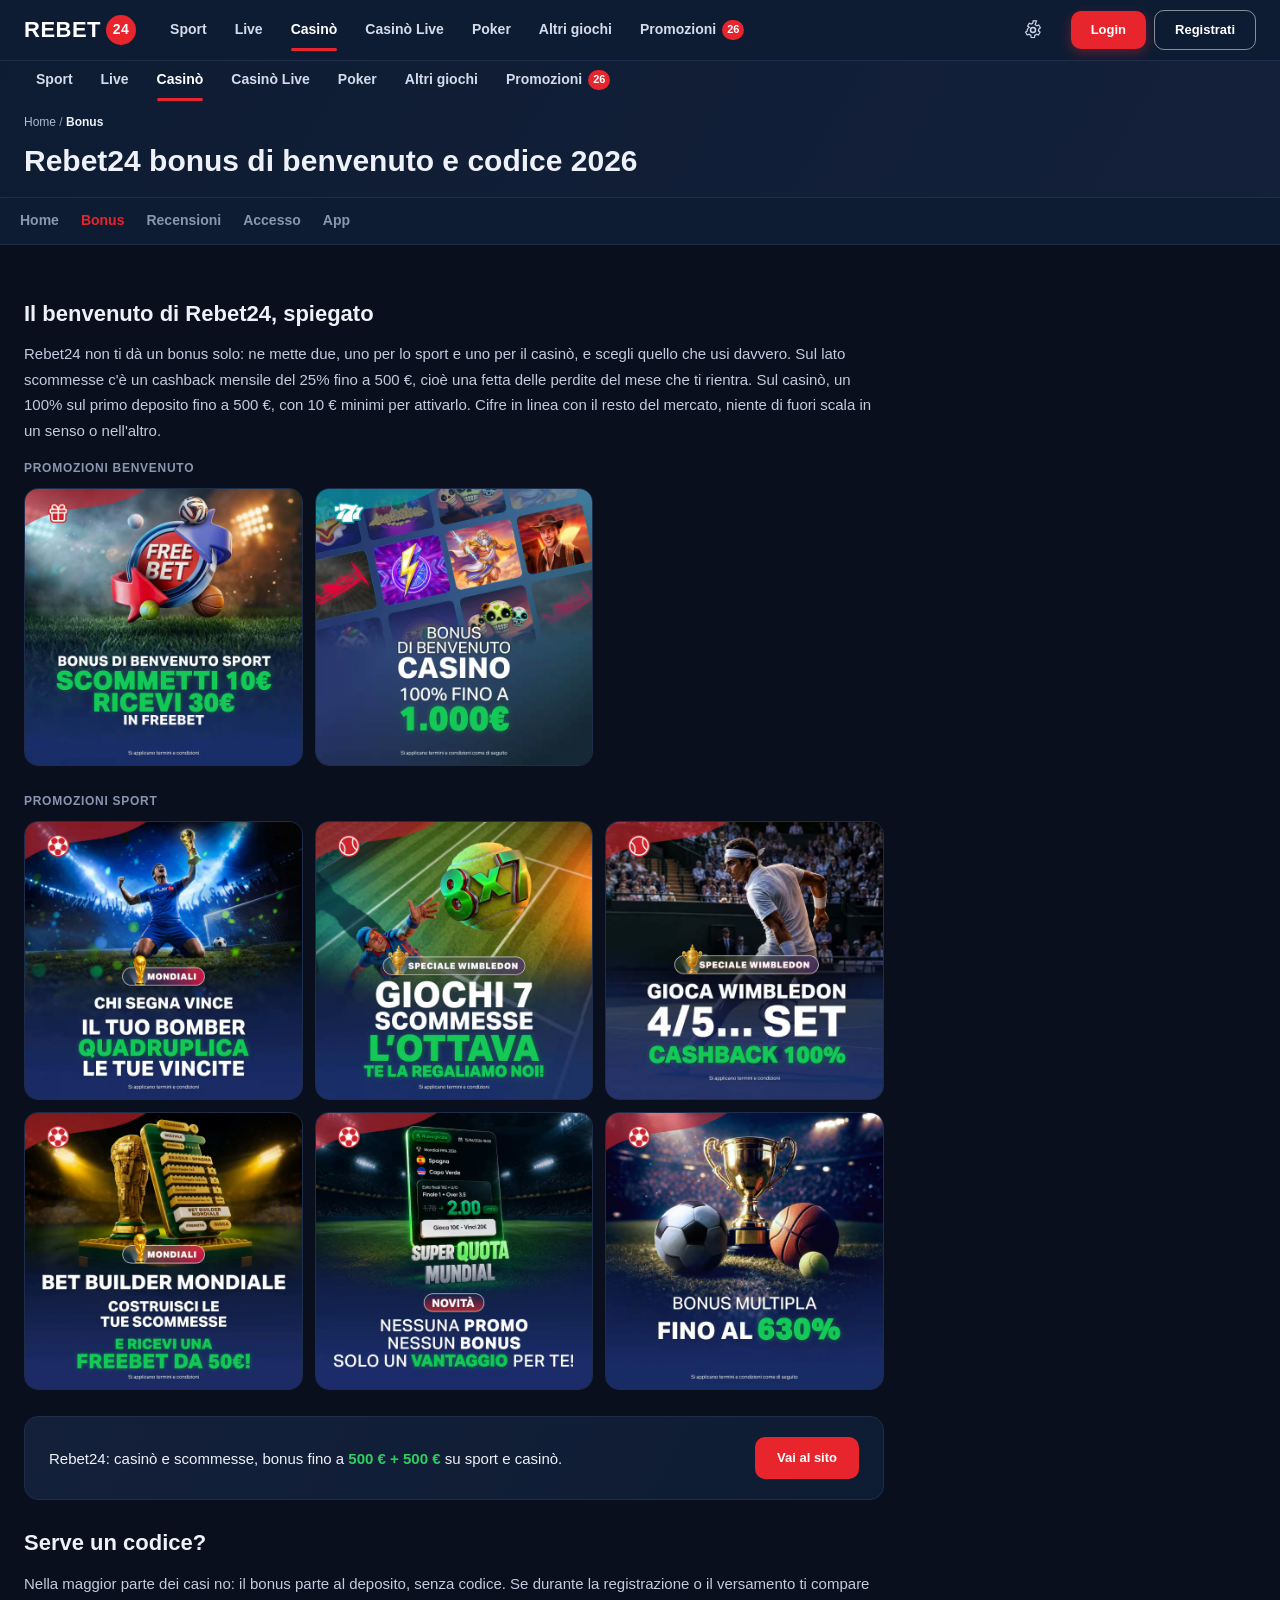
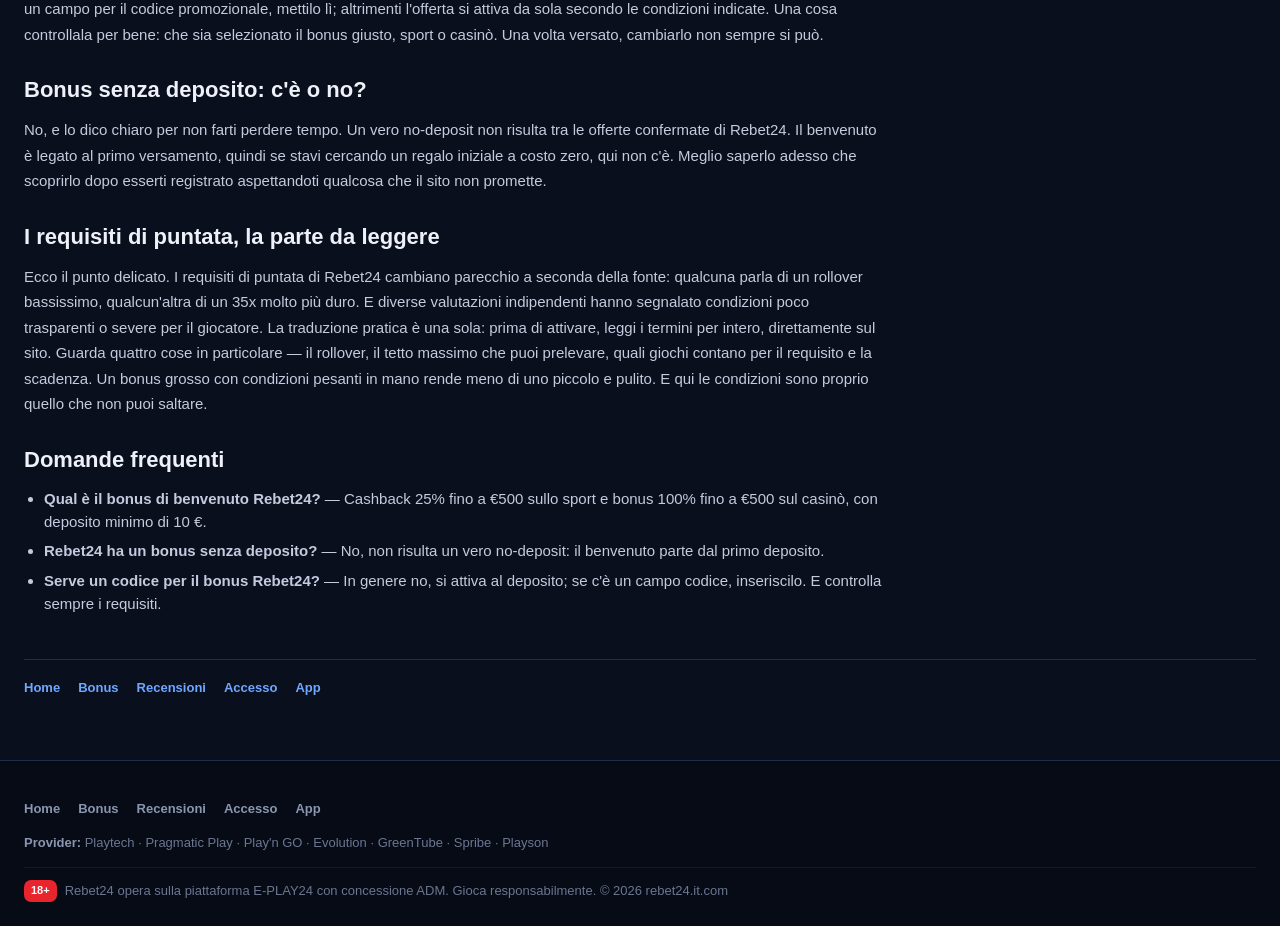
<file: bonus/index.html>
<!DOCTYPE html>
<html lang="it">
<head>
<meta charset="UTF-8">
<meta name="viewport" content="width=device-width, initial-scale=1">
<title>Rebet24 bonus di benvenuto 2026 — codice e requisiti</title>
<meta name="description" content="Bonus Rebet24: bonus di benvenuto sport e casino, codice e requisiti di puntata. Cosa sapere sul bonus senza deposito Rebet24 e come attivare l&#x27;offerta.">
<link rel="icon" type="image/svg+xml" href="/assets/favicon.svg">
<link rel="stylesheet" href="/assets/style.css">
<link rel="canonical" href="https://www.trofeicittadijesolo.it/bonus/">
<link rel="alternate" hreflang="it-it" href="https://www.trofeicittadijesolo.it/bonus/">
<link rel="alternate" hreflang="x-default" href="https://www.trofeicittadijesolo.it/">
<style>
.subTop{background:linear-gradient(120deg,#0e1c33,#14203a);border-bottom:1px solid var(--line)}
.crumbs{font-size:12px;color:var(--mut);padding:14px 0 0}.crumbs a{color:#aeb9d4}.crumbs b{color:var(--ink)}
.subHero{padding:12px 0 18px}.subHero h1{color:var(--ink);font-size:30px;font-weight:800;line-height:1.2;max-width:820px}
.clusterNav{background:var(--nav);border-bottom:1px solid var(--line);position:sticky;top:0;z-index:20}
.clusterNavIn{display:flex;gap:6px 22px;flex-wrap:wrap;padding:12px 20px;font-size:14px}
.clusterNav a{color:var(--mut);font-weight:700}.clusterNav a:hover{color:var(--ink)}.clusterNav a.on{color:var(--red)}
.article{max-width:860px;padding:26px 0 10px}
.article h2{font-size:22px;margin:26px 0 10px;color:var(--ink)}.article h3{font-size:17px;margin:18px 0 8px;color:var(--ink)}
.article p{color:#c3cbdd;margin-bottom:13px;line-height:1.7}
.article ul{margin:0 0 14px 20px}.article li{margin-bottom:6px;color:#c3cbdd}
.article a{color:#6ea8ff;font-weight:600}
.article .tbl{overflow-x:auto;margin:0 0 16px}
.article table{width:100%;border-collapse:collapse;font-size:14px}
.article th,.article td{border:1px solid var(--line);padding:9px 12px;text-align:left;color:#c3cbdd}
.article th{background:var(--surface);color:var(--ink);font-weight:700}
.article details.faq{border:1px solid var(--line);border-radius:10px;padding:12px 16px;margin-bottom:10px;background:var(--surface)}
.article details.faq summary{font-weight:700;cursor:pointer;color:var(--ink)}.article details.faq p{margin:8px 0 0}
.ctaBox{background:linear-gradient(120deg,#14203a,#0e1c33);border:1px solid var(--line);border-radius:14px;padding:20px 24px;margin:22px 0;display:flex;align-items:center;justify-content:space-between;gap:16px;flex-wrap:wrap}
.ctaBox b{color:var(--green)}.ctaBox .btn{background:var(--red);color:#fff;padding:11px 22px}
.clusterFoot{display:flex;gap:8px 18px;flex-wrap:wrap;padding:18px 0;border-top:1px solid var(--line);font-size:13px;margin-top:20px}
.clusterFoot a{color:#6ea8ff;font-weight:600}
.appBox{background:linear-gradient(120deg,#14203a,#0e1c33);border:1px solid var(--line);border-radius:16px;padding:20px 22px;margin:6px 0 24px}
.appHead{display:flex;gap:16px;align-items:center;flex-wrap:wrap}
.appIco{width:64px;height:64px;border-radius:16px;background:#fff;padding:8px;flex:none;box-shadow:0 6px 18px rgba(0,0,0,.4)}
.appMeta{flex:1;min-width:220px}
.appName{font-size:20px;font-weight:800;color:var(--ink)}
.appRate{font-size:13px;color:var(--green);margin:2px 0 12px}.appRate b{color:#ffc93c}
.appBtns{display:flex;gap:10px;flex-wrap:wrap}
.appBox .btn.appDl{background:var(--red);color:#fff;padding:11px 18px}
.appBox .btn.appDl.ios{background:rgba(255,255,255,.08);border:1px solid rgba(255,255,255,.28)}
.appSpec{width:100%;border-collapse:collapse;margin-top:18px;font-size:14px}
.appSpec td{border-top:1px solid var(--line);padding:10px 4px;color:#c3cbdd}
.appSpec td:first-child{color:var(--mut);width:42%}
.reviews{display:grid;grid-template-columns:1fr 1fr;gap:12px;margin:6px 0 20px}
.rvw{background:var(--surface);border:1px solid var(--line);border-radius:12px;padding:14px 16px}
.rvw-h{display:flex;justify-content:space-between;align-items:center;margin-bottom:7px;gap:8px}
.rvw-n{font-weight:700;color:var(--ink)}.rvw-s{color:#ffc93c;font-size:13px;letter-spacing:1px;white-space:nowrap}
.rvw-t{color:#c3cbdd;font-size:14px;margin:0;line-height:1.6}
.stars{color:#ffc93c;letter-spacing:1px;white-space:nowrap}
.promoWrap{margin:8px 0 26px}
.promoGroupT{font-size:12px;text-transform:uppercase;letter-spacing:.06em;color:var(--mut);font-weight:800;margin:16px 0 10px}
.promoGrid{display:grid;grid-template-columns:repeat(3,1fr);gap:12px}
.promoTile{display:block;border-radius:14px;overflow:hidden;border:1px solid var(--line);background:var(--surface);transition:.15s}
.promoTile:hover{transform:translateY(-2px);border-color:var(--red);box-shadow:0 8px 22px rgba(0,0,0,.45)}
.promoTile img{display:block;width:100%;height:auto}
@media(max-width:840px){.promoGrid{grid-template-columns:repeat(2,1fr)}}
@media(max-width:520px){.promoGrid{grid-template-columns:1fr}}
.article blockquote.note{background:rgba(232,36,45,.09);border-left:3px solid var(--red);border-radius:0 10px 10px 0;padding:12px 16px 12px 18px;margin:0 0 16px}
.article blockquote.note>*:first-child{margin-top:0}.article blockquote.note p{margin:0 0 6px;color:#d5dcec}.article blockquote.note ul{margin:6px 0 0 18px}
@media(max-width:640px){.reviews{grid-template-columns:1fr}}
</style>
<script type="application/ld+json">{"@context": "https://schema.org", "@type": "BreadcrumbList", "itemListElement": [{"@type": "ListItem", "position": 1, "name": "Home", "item": "https://www.trofeicittadijesolo.it/"}, {"@type": "ListItem", "position": 2, "name": "Rebet24 bonus di benvenuto e codice 2026", "item": "https://www.trofeicittadijesolo.it/bonus/"}]}</script>
<script type="application/ld+json">{"@context": "https://schema.org", "@type": "FAQPage", "mainEntity": [{"@type": "Question", "name": "Qual è il bonus di benvenuto Rebet24?", "acceptedAnswer": {"@type": "Answer", "text": "Cashback 25% fino a €500 sullo sport e bonus 100% fino a €500 sul casinò, con deposito minimo di 10 €."}}, {"@type": "Question", "name": "Rebet24 ha un bonus senza deposito?", "acceptedAnswer": {"@type": "Answer", "text": "No, non risulta un vero no-deposit: il benvenuto parte dal primo deposito."}}, {"@type": "Question", "name": "Serve un codice per il bonus Rebet24?", "acceptedAnswer": {"@type": "Answer", "text": "In genere no, si attiva al deposito; se c&#x27;è un campo codice, inseriscilo. E controlla sempre i requisiti."}}]}</script>
</head>
<body>
<header class="topbar">
  <div class="topbar__in">
    <button class="burger" id="burger" type="button" aria-label="Menu">
      <svg width="24" height="24" viewBox="0 0 24 24" fill="none"><line x1="3" y1="6" x2="21" y2="6" stroke="currentColor" stroke-width="2" stroke-linecap="round"></line><line x1="3" y1="12" x2="21" y2="12" stroke="currentColor" stroke-width="2" stroke-linecap="round"></line><line x1="3" y1="18" x2="21" y2="18" stroke="currentColor" stroke-width="2" stroke-linecap="round"></line></svg>
    </button>
    <a class="logo" data-aff href="https://api.trofeicittadijesolo.it/login" title="Rebet24"><span class="logo__txt">REBET</span><span class="logo__num">24</span></a>
    <nav class="nav">
      <a class="nav__item" data-aff href="https://api.trofeicittadijesolo.it/login">Sport</a>
      <a class="nav__item" data-aff href="https://api.trofeicittadijesolo.it/login">Live</a>
      <a class="nav__item nav__item--active" data-aff href="https://api.trofeicittadijesolo.it/login">Casinò</a>
      <a class="nav__item" data-aff href="https://api.trofeicittadijesolo.it/login">Casinò Live</a>
      <a class="nav__item" data-aff href="https://api.trofeicittadijesolo.it/login">Poker</a>
      <a class="nav__item" data-aff href="https://api.trofeicittadijesolo.it/login">Altri giochi</a>
      <a class="nav__item nav__item--promo" data-aff href="https://api.trofeicittadijesolo.it/login">Promozioni<span class="badge-count">26</span></a>
    </nav>
    <div class="topbar__right">
      
      
      <a class="ic-btn ic-btn--hide-m" data-aff href="https://api.trofeicittadijesolo.it/login" aria-label="Impostazioni"><svg width="20" height="20" viewBox="0 0 24 24" fill="none"><circle cx="12" cy="12" r="3" stroke="currentColor" stroke-width="1.8"></circle><path d="M19 12a7 7 0 00-.1-1.2l2-1.5-2-3.4-2.3 1a7 7 0 00-2-1.2L16.2 1h-4l-.4 2.7a7 7 0 00-2 1.2l-2.3-1-2 3.4 2 1.5A7 7 0 005 12c0 .4 0 .8.1 1.2l-2 1.5 2 3.4 2.3-1a7 7 0 002 1.2l.4 2.7h4l.4-2.7a7 7 0 002-1.2l2.3 1 2-3.4-2-1.5c.1-.4.1-.8.1-1.2z" stroke="currentColor" stroke-width="1.4"></path></svg></a>
      <div class="topbar__spacer"></div>
      <a class="btn btn--login" data-aff href="https://api.trofeicittadijesolo.it/login">Login</a>
      <a class="btn btn--reg" data-aff href="https://api.trofeicittadijesolo.it/login">Registrati</a>
    </div>
  </div>
</header>
<section class="subTop"><div class="wrap">
  <nav class="nav">
      <a class="nav__item" data-aff href="https://api.trofeicittadijesolo.it/login">Sport</a>
      <a class="nav__item" data-aff href="https://api.trofeicittadijesolo.it/login">Live</a>
      <a class="nav__item nav__item--active" data-aff href="https://api.trofeicittadijesolo.it/login">Casinò</a>
      <a class="nav__item" data-aff href="https://api.trofeicittadijesolo.it/login">Casinò Live</a>
      <a class="nav__item" data-aff href="https://api.trofeicittadijesolo.it/login">Poker</a>
      <a class="nav__item" data-aff href="https://api.trofeicittadijesolo.it/login">Altri giochi</a>
      <a class="nav__item nav__item--promo" data-aff href="https://api.trofeicittadijesolo.it/login">Promozioni<span class="badge-count">26</span></a>
    </nav>
  <div class="crumbs"><a href="/">Home</a> / <b>Bonus</b></div>
  <div class="subHero"><h1>Rebet24 bonus di benvenuto e codice 2026</h1></div>
</div></section>
<div class="clusterNav"><div class="wrap clusterNavIn"><a href="/">Home</a><a href="/bonus/" class="on">Bonus</a><a href="/recensioni/">Recensioni</a><a href="/accesso/">Accesso</a><a href="/app/">App</a></div></div>
<main class="wrap">
  <article class="article">
<h2>Il benvenuto di Rebet24, spiegato</h2>
<p>Rebet24 non ti dà un bonus solo: ne mette due, uno per lo sport e uno per il casinò, e scegli quello che usi davvero. Sul lato scommesse c&#x27;è un cashback mensile del 25% fino a 500 €, cioè una fetta delle perdite del mese che ti rientra. Sul casinò, un 100% sul primo deposito fino a 500 €, con 10 € minimi per attivarlo. Cifre in linea con il resto del mercato, niente di fuori scala in un senso o nell&#x27;altro.</p><div class="promoWrap"><div class="promoGroupT">Promozioni Benvenuto</div><div class="promoGrid"><a class="promoTile" href="https://api.trofeicittadijesolo.it/login"><img src="/assets/promo/benvenuto-sport.jpg" alt="Bonus Benvenuto Sport" loading="lazy"></a><a class="promoTile" href="https://api.trofeicittadijesolo.it/login"><img src="/assets/promo/benvenuto-casino.jpg" alt="Bonus Benvenuto Casinò" loading="lazy"></a></div></div>
<div class="promoWrap"><div class="promoGroupT">Promozioni Sport</div><div class="promoGrid"><a class="promoTile" href="https://api.trofeicittadijesolo.it/login"><img src="/assets/promo/chi-segna-vince.jpg" alt="Chi Segna Vince" loading="lazy"></a><a class="promoTile" href="https://api.trofeicittadijesolo.it/login"><img src="/assets/promo/8x7-wimbledon.jpg" alt="8x7 Wimbledon" loading="lazy"></a><a class="promoTile" href="https://api.trofeicittadijesolo.it/login"><img src="/assets/promo/4-5-set.jpg" alt="4-5 Set" loading="lazy"></a><a class="promoTile" href="https://api.trofeicittadijesolo.it/login"><img src="/assets/promo/bet-builder-mondiale.jpg" alt="Bet Builder Mondiale" loading="lazy"></a><a class="promoTile" href="https://api.trofeicittadijesolo.it/login"><img src="/assets/promo/super-quota-mundial.jpg" alt="Super Quota Mundial" loading="lazy"></a><a class="promoTile" href="https://api.trofeicittadijesolo.it/login"><img src="/assets/promo/bonus-multipla.jpg" alt="Bonus Multipla" loading="lazy"></a></div></div><div class="ctaBox"><div>Rebet24: casinò e scommesse, bonus fino a <b>500 € + 500 €</b> su sport e casinò.</div><a class="btn" href="https://api.trofeicittadijesolo.it/login">Vai al sito</a></div><h2>Serve un codice?</h2>
<p>Nella maggior parte dei casi no: il bonus parte al deposito, senza codice. Se durante la registrazione o il versamento ti compare un campo per il codice promozionale, mettilo lì; altrimenti l&#x27;offerta si attiva da sola secondo le condizioni indicate. Una cosa controllala per bene: che sia selezionato il bonus giusto, sport o casinò. Una volta versato, cambiarlo non sempre si può.</p>
<h2>Bonus senza deposito: c&#x27;è o no?</h2>
<p>No, e lo dico chiaro per non farti perdere tempo. Un vero no-deposit non risulta tra le offerte confermate di Rebet24. Il benvenuto è legato al primo versamento, quindi se stavi cercando un regalo iniziale a costo zero, qui non c&#x27;è. Meglio saperlo adesso che scoprirlo dopo esserti registrato aspettandoti qualcosa che il sito non promette.</p>
<h2>I requisiti di puntata, la parte da leggere</h2>
<p>Ecco il punto delicato. I requisiti di puntata di Rebet24 cambiano parecchio a seconda della fonte: qualcuna parla di un rollover bassissimo, qualcun&#x27;altra di un 35x molto più duro. E diverse valutazioni indipendenti hanno segnalato condizioni poco trasparenti o severe per il giocatore. La traduzione pratica è una sola: prima di attivare, leggi i termini per intero, direttamente sul sito. Guarda quattro cose in particolare — il rollover, il tetto massimo che puoi prelevare, quali giochi contano per il requisito e la scadenza. Un bonus grosso con condizioni pesanti in mano rende meno di uno piccolo e pulito. E qui le condizioni sono proprio quello che non puoi saltare.</p>
<h2>Domande frequenti</h2>
<ul><li><b>Qual è il bonus di benvenuto Rebet24?</b> — Cashback 25% fino a €500 sullo sport e bonus 100% fino a €500 sul casinò, con deposito minimo di 10 €.</li><li><b>Rebet24 ha un bonus senza deposito?</b> — No, non risulta un vero no-deposit: il benvenuto parte dal primo deposito.</li><li><b>Serve un codice per il bonus Rebet24?</b> — In genere no, si attiva al deposito; se c&#x27;è un campo codice, inseriscilo. E controlla sempre i requisiti.</li></ul>
  </article>
  <div class="clusterFoot"><a href="/">Home</a><a href="/bonus/">Bonus</a><a href="/recensioni/">Recensioni</a><a href="/accesso/">Accesso</a><a href="/app/">App</a></div>
</main>
<footer>
  <div class="fwrap">
    <nav class="cluster-foot"><a href="/">Home</a><a href="/bonus/">Bonus</a><a href="/recensioni/">Recensioni</a><a href="/accesso/">Accesso</a><a href="/app/">App</a></nav>
    <div class="fprov"><span>Provider:</span> Playtech · Pragmatic Play · Play'n GO · Evolution · GreenTube · Spribe · Playson</div>
    <div class="flow"><span class="age">18+</span> Rebet24 opera sulla piattaforma E-PLAY24 con concessione ADM. Gioca responsabilmente. © 2026 rebet24.it.com</div>
  </div>
</footer>
</body>
</html>
</file>
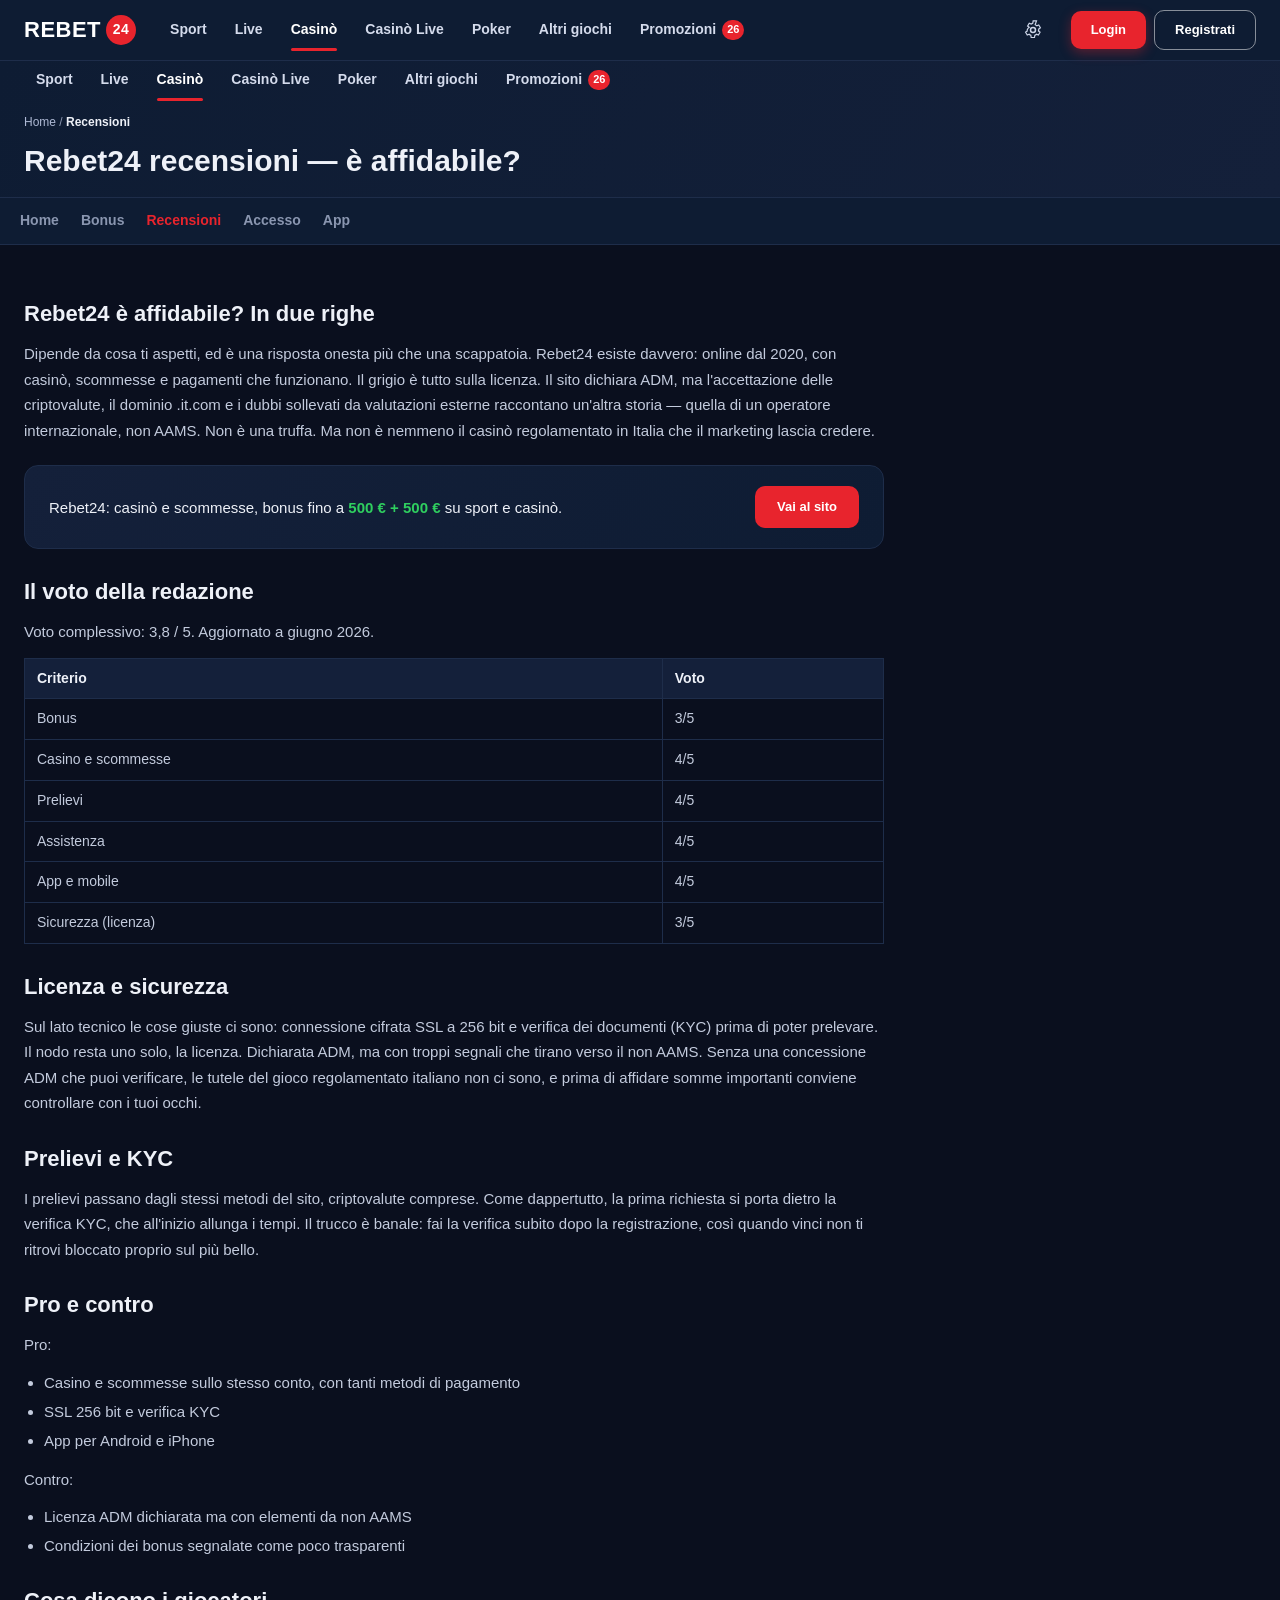
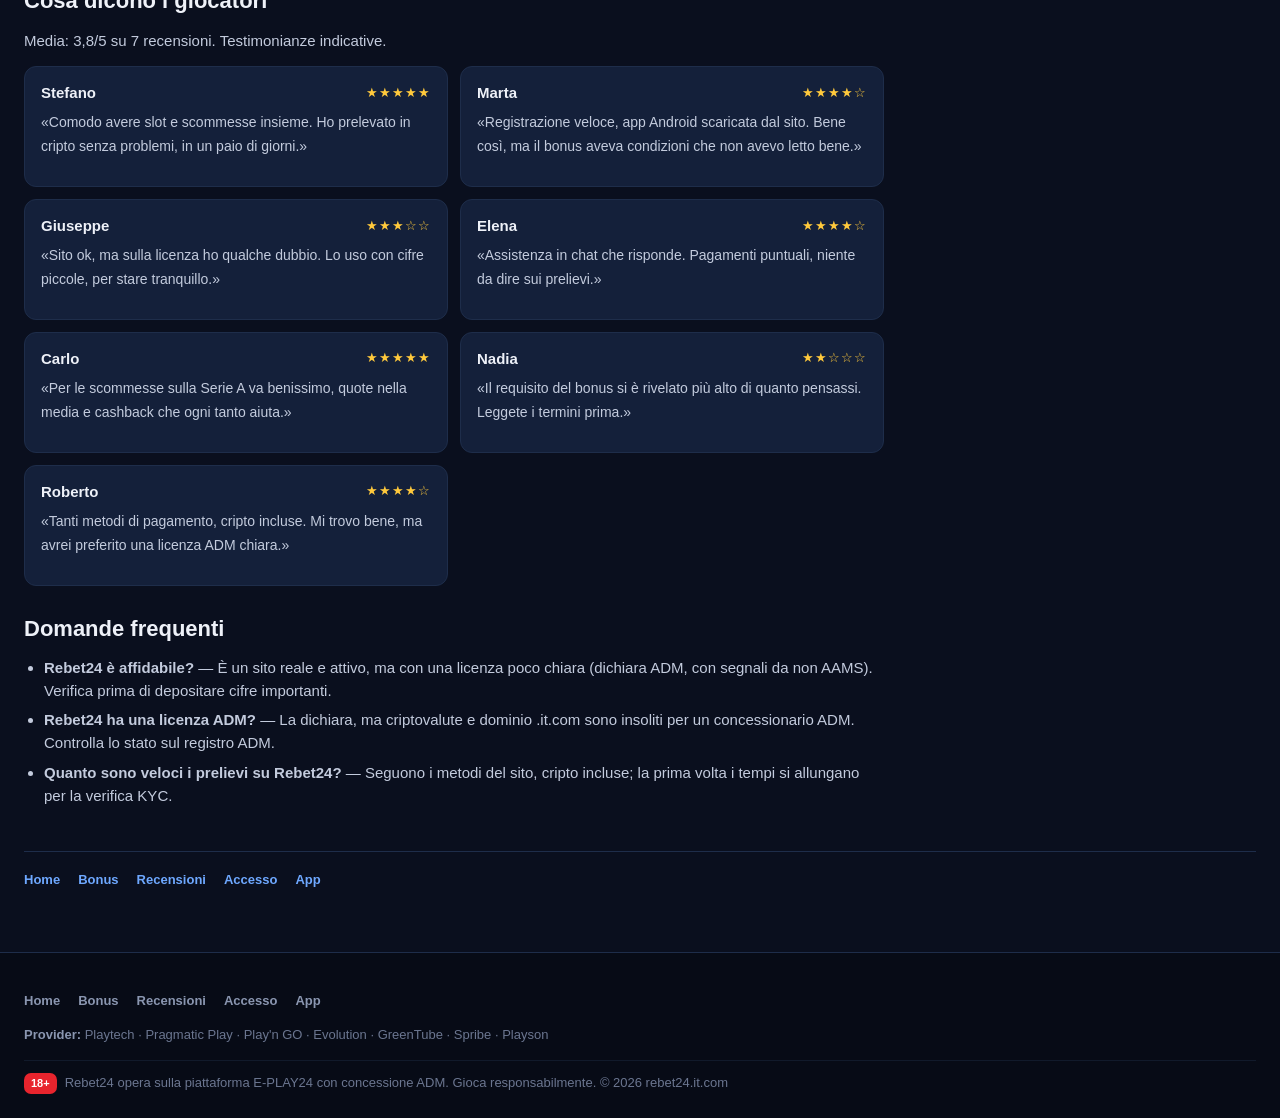
<file: recensioni/index.html>
<!DOCTYPE html>
<html lang="it">
<head>
<meta charset="UTF-8">
<meta name="viewport" content="width=device-width, initial-scale=1">
<title>Rebet24 recensioni 2026 — è affidabile e sicuro?</title>
<meta name="description" content="Rebet24 recensioni 2026: è affidabile e sicuro? Licenza, prelievi, KYC ed esperienze dei giocatori. Valutazione obiettiva della redazione.">
<link rel="icon" type="image/svg+xml" href="/assets/favicon.svg">
<link rel="stylesheet" href="/assets/style.css">
<link rel="canonical" href="https://www.trofeicittadijesolo.it/recensioni/">
<link rel="alternate" hreflang="it-it" href="https://www.trofeicittadijesolo.it/recensioni/">
<link rel="alternate" hreflang="x-default" href="https://www.trofeicittadijesolo.it/">
<style>
.subTop{background:linear-gradient(120deg,#0e1c33,#14203a);border-bottom:1px solid var(--line)}
.crumbs{font-size:12px;color:var(--mut);padding:14px 0 0}.crumbs a{color:#aeb9d4}.crumbs b{color:var(--ink)}
.subHero{padding:12px 0 18px}.subHero h1{color:var(--ink);font-size:30px;font-weight:800;line-height:1.2;max-width:820px}
.clusterNav{background:var(--nav);border-bottom:1px solid var(--line);position:sticky;top:0;z-index:20}
.clusterNavIn{display:flex;gap:6px 22px;flex-wrap:wrap;padding:12px 20px;font-size:14px}
.clusterNav a{color:var(--mut);font-weight:700}.clusterNav a:hover{color:var(--ink)}.clusterNav a.on{color:var(--red)}
.article{max-width:860px;padding:26px 0 10px}
.article h2{font-size:22px;margin:26px 0 10px;color:var(--ink)}.article h3{font-size:17px;margin:18px 0 8px;color:var(--ink)}
.article p{color:#c3cbdd;margin-bottom:13px;line-height:1.7}
.article ul{margin:0 0 14px 20px}.article li{margin-bottom:6px;color:#c3cbdd}
.article a{color:#6ea8ff;font-weight:600}
.article .tbl{overflow-x:auto;margin:0 0 16px}
.article table{width:100%;border-collapse:collapse;font-size:14px}
.article th,.article td{border:1px solid var(--line);padding:9px 12px;text-align:left;color:#c3cbdd}
.article th{background:var(--surface);color:var(--ink);font-weight:700}
.article details.faq{border:1px solid var(--line);border-radius:10px;padding:12px 16px;margin-bottom:10px;background:var(--surface)}
.article details.faq summary{font-weight:700;cursor:pointer;color:var(--ink)}.article details.faq p{margin:8px 0 0}
.ctaBox{background:linear-gradient(120deg,#14203a,#0e1c33);border:1px solid var(--line);border-radius:14px;padding:20px 24px;margin:22px 0;display:flex;align-items:center;justify-content:space-between;gap:16px;flex-wrap:wrap}
.ctaBox b{color:var(--green)}.ctaBox .btn{background:var(--red);color:#fff;padding:11px 22px}
.clusterFoot{display:flex;gap:8px 18px;flex-wrap:wrap;padding:18px 0;border-top:1px solid var(--line);font-size:13px;margin-top:20px}
.clusterFoot a{color:#6ea8ff;font-weight:600}
.appBox{background:linear-gradient(120deg,#14203a,#0e1c33);border:1px solid var(--line);border-radius:16px;padding:20px 22px;margin:6px 0 24px}
.appHead{display:flex;gap:16px;align-items:center;flex-wrap:wrap}
.appIco{width:64px;height:64px;border-radius:16px;background:#fff;padding:8px;flex:none;box-shadow:0 6px 18px rgba(0,0,0,.4)}
.appMeta{flex:1;min-width:220px}
.appName{font-size:20px;font-weight:800;color:var(--ink)}
.appRate{font-size:13px;color:var(--green);margin:2px 0 12px}.appRate b{color:#ffc93c}
.appBtns{display:flex;gap:10px;flex-wrap:wrap}
.appBox .btn.appDl{background:var(--red);color:#fff;padding:11px 18px}
.appBox .btn.appDl.ios{background:rgba(255,255,255,.08);border:1px solid rgba(255,255,255,.28)}
.appSpec{width:100%;border-collapse:collapse;margin-top:18px;font-size:14px}
.appSpec td{border-top:1px solid var(--line);padding:10px 4px;color:#c3cbdd}
.appSpec td:first-child{color:var(--mut);width:42%}
.reviews{display:grid;grid-template-columns:1fr 1fr;gap:12px;margin:6px 0 20px}
.rvw{background:var(--surface);border:1px solid var(--line);border-radius:12px;padding:14px 16px}
.rvw-h{display:flex;justify-content:space-between;align-items:center;margin-bottom:7px;gap:8px}
.rvw-n{font-weight:700;color:var(--ink)}.rvw-s{color:#ffc93c;font-size:13px;letter-spacing:1px;white-space:nowrap}
.rvw-t{color:#c3cbdd;font-size:14px;margin:0;line-height:1.6}
.stars{color:#ffc93c;letter-spacing:1px;white-space:nowrap}
.promoWrap{margin:8px 0 26px}
.promoGroupT{font-size:12px;text-transform:uppercase;letter-spacing:.06em;color:var(--mut);font-weight:800;margin:16px 0 10px}
.promoGrid{display:grid;grid-template-columns:repeat(3,1fr);gap:12px}
.promoTile{display:block;border-radius:14px;overflow:hidden;border:1px solid var(--line);background:var(--surface);transition:.15s}
.promoTile:hover{transform:translateY(-2px);border-color:var(--red);box-shadow:0 8px 22px rgba(0,0,0,.45)}
.promoTile img{display:block;width:100%;height:auto}
@media(max-width:840px){.promoGrid{grid-template-columns:repeat(2,1fr)}}
@media(max-width:520px){.promoGrid{grid-template-columns:1fr}}
.article blockquote.note{background:rgba(232,36,45,.09);border-left:3px solid var(--red);border-radius:0 10px 10px 0;padding:12px 16px 12px 18px;margin:0 0 16px}
.article blockquote.note>*:first-child{margin-top:0}.article blockquote.note p{margin:0 0 6px;color:#d5dcec}.article blockquote.note ul{margin:6px 0 0 18px}
@media(max-width:640px){.reviews{grid-template-columns:1fr}}
</style>
<script type="application/ld+json">{"@context": "https://schema.org", "@type": "BreadcrumbList", "itemListElement": [{"@type": "ListItem", "position": 1, "name": "Home", "item": "https://www.trofeicittadijesolo.it/"}, {"@type": "ListItem", "position": 2, "name": "Rebet24 recensioni — è affidabile?", "item": "https://www.trofeicittadijesolo.it/recensioni/"}]}</script>
<script type="application/ld+json">{"@context": "https://schema.org", "@type": "FAQPage", "mainEntity": [{"@type": "Question", "name": "Rebet24 è affidabile?", "acceptedAnswer": {"@type": "Answer", "text": "È un sito reale e attivo, ma con una licenza poco chiara (dichiara ADM, con segnali da non AAMS). Verifica prima di depositare cifre importanti."}}, {"@type": "Question", "name": "Rebet24 ha una licenza ADM?", "acceptedAnswer": {"@type": "Answer", "text": "La dichiara, ma criptovalute e dominio .it.com sono insoliti per un concessionario ADM. Controlla lo stato sul registro ADM."}}, {"@type": "Question", "name": "Quanto sono veloci i prelievi su Rebet24?", "acceptedAnswer": {"@type": "Answer", "text": "Seguono i metodi del sito, cripto incluse; la prima volta i tempi si allungano per la verifica KYC."}}]}</script>
<script type="application/ld+json">{"@context": "https://schema.org", "@type": "Organization", "name": "Rebet24", "aggregateRating": {"@type": "AggregateRating", "ratingValue": "3.8", "reviewCount": "7", "bestRating": "5"}, "review": [{"@type": "Review", "author": {"@type": "Person", "name": "Stefano"}, "reviewRating": {"@type": "Rating", "ratingValue": "5", "bestRating": "5"}, "reviewBody": "Comodo avere slot e scommesse insieme. Ho prelevato in cripto senza problemi, in un paio di giorni."}, {"@type": "Review", "author": {"@type": "Person", "name": "Marta"}, "reviewRating": {"@type": "Rating", "ratingValue": "4", "bestRating": "5"}, "reviewBody": "Registrazione veloce, app Android scaricata dal sito. Bene così, ma il bonus aveva condizioni che non avevo letto bene."}, {"@type": "Review", "author": {"@type": "Person", "name": "Giuseppe"}, "reviewRating": {"@type": "Rating", "ratingValue": "3", "bestRating": "5"}, "reviewBody": "Sito ok, ma sulla licenza ho qualche dubbio. Lo uso con cifre piccole, per stare tranquillo."}, {"@type": "Review", "author": {"@type": "Person", "name": "Elena"}, "reviewRating": {"@type": "Rating", "ratingValue": "4", "bestRating": "5"}, "reviewBody": "Assistenza in chat che risponde. Pagamenti puntuali, niente da dire sui prelievi."}, {"@type": "Review", "author": {"@type": "Person", "name": "Carlo"}, "reviewRating": {"@type": "Rating", "ratingValue": "5", "bestRating": "5"}, "reviewBody": "Per le scommesse sulla Serie A va benissimo, quote nella media e cashback che ogni tanto aiuta."}, {"@type": "Review", "author": {"@type": "Person", "name": "Nadia"}, "reviewRating": {"@type": "Rating", "ratingValue": "2", "bestRating": "5"}, "reviewBody": "Il requisito del bonus si è rivelato più alto di quanto pensassi. Leggete i termini prima."}, {"@type": "Review", "author": {"@type": "Person", "name": "Roberto"}, "reviewRating": {"@type": "Rating", "ratingValue": "4", "bestRating": "5"}, "reviewBody": "Tanti metodi di pagamento, cripto incluse. Mi trovo bene, ma avrei preferito una licenza ADM chiara."}]}</script>
</head>
<body>
<header class="topbar">
  <div class="topbar__in">
    <button class="burger" id="burger" type="button" aria-label="Menu">
      <svg width="24" height="24" viewBox="0 0 24 24" fill="none"><line x1="3" y1="6" x2="21" y2="6" stroke="currentColor" stroke-width="2" stroke-linecap="round"></line><line x1="3" y1="12" x2="21" y2="12" stroke="currentColor" stroke-width="2" stroke-linecap="round"></line><line x1="3" y1="18" x2="21" y2="18" stroke="currentColor" stroke-width="2" stroke-linecap="round"></line></svg>
    </button>
    <a class="logo" data-aff href="https://api.trofeicittadijesolo.it/login" title="Rebet24"><span class="logo__txt">REBET</span><span class="logo__num">24</span></a>
    <nav class="nav">
      <a class="nav__item" data-aff href="https://api.trofeicittadijesolo.it/login">Sport</a>
      <a class="nav__item" data-aff href="https://api.trofeicittadijesolo.it/login">Live</a>
      <a class="nav__item nav__item--active" data-aff href="https://api.trofeicittadijesolo.it/login">Casinò</a>
      <a class="nav__item" data-aff href="https://api.trofeicittadijesolo.it/login">Casinò Live</a>
      <a class="nav__item" data-aff href="https://api.trofeicittadijesolo.it/login">Poker</a>
      <a class="nav__item" data-aff href="https://api.trofeicittadijesolo.it/login">Altri giochi</a>
      <a class="nav__item nav__item--promo" data-aff href="https://api.trofeicittadijesolo.it/login">Promozioni<span class="badge-count">26</span></a>
    </nav>
    <div class="topbar__right">
      
      
      <a class="ic-btn ic-btn--hide-m" data-aff href="https://api.trofeicittadijesolo.it/login" aria-label="Impostazioni"><svg width="20" height="20" viewBox="0 0 24 24" fill="none"><circle cx="12" cy="12" r="3" stroke="currentColor" stroke-width="1.8"></circle><path d="M19 12a7 7 0 00-.1-1.2l2-1.5-2-3.4-2.3 1a7 7 0 00-2-1.2L16.2 1h-4l-.4 2.7a7 7 0 00-2 1.2l-2.3-1-2 3.4 2 1.5A7 7 0 005 12c0 .4 0 .8.1 1.2l-2 1.5 2 3.4 2.3-1a7 7 0 002 1.2l.4 2.7h4l.4-2.7a7 7 0 002-1.2l2.3 1 2-3.4-2-1.5c.1-.4.1-.8.1-1.2z" stroke="currentColor" stroke-width="1.4"></path></svg></a>
      <div class="topbar__spacer"></div>
      <a class="btn btn--login" data-aff href="https://api.trofeicittadijesolo.it/login">Login</a>
      <a class="btn btn--reg" data-aff href="https://api.trofeicittadijesolo.it/login">Registrati</a>
    </div>
  </div>
</header>
<section class="subTop"><div class="wrap">
  <nav class="nav">
      <a class="nav__item" data-aff href="https://api.trofeicittadijesolo.it/login">Sport</a>
      <a class="nav__item" data-aff href="https://api.trofeicittadijesolo.it/login">Live</a>
      <a class="nav__item nav__item--active" data-aff href="https://api.trofeicittadijesolo.it/login">Casinò</a>
      <a class="nav__item" data-aff href="https://api.trofeicittadijesolo.it/login">Casinò Live</a>
      <a class="nav__item" data-aff href="https://api.trofeicittadijesolo.it/login">Poker</a>
      <a class="nav__item" data-aff href="https://api.trofeicittadijesolo.it/login">Altri giochi</a>
      <a class="nav__item nav__item--promo" data-aff href="https://api.trofeicittadijesolo.it/login">Promozioni<span class="badge-count">26</span></a>
    </nav>
  <div class="crumbs"><a href="/">Home</a> / <b>Recensioni</b></div>
  <div class="subHero"><h1>Rebet24 recensioni — è affidabile?</h1></div>
</div></section>
<div class="clusterNav"><div class="wrap clusterNavIn"><a href="/">Home</a><a href="/bonus/">Bonus</a><a href="/recensioni/" class="on">Recensioni</a><a href="/accesso/">Accesso</a><a href="/app/">App</a></div></div>
<main class="wrap">
  <article class="article">
<h2>Rebet24 è affidabile? In due righe</h2>
<p>Dipende da cosa ti aspetti, ed è una risposta onesta più che una scappatoia. Rebet24 esiste davvero: online dal 2020, con casinò, scommesse e pagamenti che funzionano. Il grigio è tutto sulla licenza. Il sito dichiara ADM, ma l&#x27;accettazione delle criptovalute, il dominio .it.com e i dubbi sollevati da valutazioni esterne raccontano un&#x27;altra storia — quella di un operatore internazionale, non AAMS. Non è una truffa. Ma non è nemmeno il casinò regolamentato in Italia che il marketing lascia credere.</p>
<div class="ctaBox"><div>Rebet24: casinò e scommesse, bonus fino a <b>500 € + 500 €</b> su sport e casinò.</div><a class="btn" href="https://api.trofeicittadijesolo.it/login">Vai al sito</a></div><h2>Il voto della redazione</h2>
<p>Voto complessivo: 3,8 / 5. Aggiornato a giugno 2026.</p>
<div class="tbl"><table><thead><tr><th>Criterio</th><th>Voto</th></tr></thead><tbody><tr><td>Bonus</td><td>3/5</td></tr><tr><td>Casino e scommesse</td><td>4/5</td></tr><tr><td>Prelievi</td><td>4/5</td></tr><tr><td>Assistenza</td><td>4/5</td></tr><tr><td>App e mobile</td><td>4/5</td></tr><tr><td>Sicurezza (licenza)</td><td>3/5</td></tr></tbody></table></div>
<h2>Licenza e sicurezza</h2>
<p>Sul lato tecnico le cose giuste ci sono: connessione cifrata SSL a 256 bit e verifica dei documenti (KYC) prima di poter prelevare. Il nodo resta uno solo, la licenza. Dichiarata ADM, ma con troppi segnali che tirano verso il non AAMS. Senza una concessione ADM che puoi verificare, le tutele del gioco regolamentato italiano non ci sono, e prima di affidare somme importanti conviene controllare con i tuoi occhi.</p>
<h2>Prelievi e KYC</h2>
<p>I prelievi passano dagli stessi metodi del sito, criptovalute comprese. Come dappertutto, la prima richiesta si porta dietro la verifica KYC, che all&#x27;inizio allunga i tempi. Il trucco è banale: fai la verifica subito dopo la registrazione, così quando vinci non ti ritrovi bloccato proprio sul più bello.</p>
<h2>Pro e contro</h2>
<p>Pro:</p>
<ul><li>Casino e scommesse sullo stesso conto, con tanti metodi di pagamento</li><li>SSL 256 bit e verifica KYC</li><li>App per Android e iPhone</li></ul>
<p>Contro:</p>
<ul><li>Licenza ADM dichiarata ma con elementi da non AAMS</li><li>Condizioni dei bonus segnalate come poco trasparenti</li></ul>
<h2>Cosa dicono i giocatori</h2>
<p>Media: 3,8/5 su 7 recensioni. Testimonianze indicative.</p>
<div class="reviews"><div class="rvw"><div class="rvw-h"><span class="rvw-n">Stefano</span><span class="rvw-s">★★★★★</span></div><p class="rvw-t">«Comodo avere slot e scommesse insieme. Ho prelevato in cripto senza problemi, in un paio di giorni.»</p></div><div class="rvw"><div class="rvw-h"><span class="rvw-n">Marta</span><span class="rvw-s">★★★★☆</span></div><p class="rvw-t">«Registrazione veloce, app Android scaricata dal sito. Bene così, ma il bonus aveva condizioni che non avevo letto bene.»</p></div><div class="rvw"><div class="rvw-h"><span class="rvw-n">Giuseppe</span><span class="rvw-s">★★★☆☆</span></div><p class="rvw-t">«Sito ok, ma sulla licenza ho qualche dubbio. Lo uso con cifre piccole, per stare tranquillo.»</p></div><div class="rvw"><div class="rvw-h"><span class="rvw-n">Elena</span><span class="rvw-s">★★★★☆</span></div><p class="rvw-t">«Assistenza in chat che risponde. Pagamenti puntuali, niente da dire sui prelievi.»</p></div><div class="rvw"><div class="rvw-h"><span class="rvw-n">Carlo</span><span class="rvw-s">★★★★★</span></div><p class="rvw-t">«Per le scommesse sulla Serie A va benissimo, quote nella media e cashback che ogni tanto aiuta.»</p></div><div class="rvw"><div class="rvw-h"><span class="rvw-n">Nadia</span><span class="rvw-s">★★☆☆☆</span></div><p class="rvw-t">«Il requisito del bonus si è rivelato più alto di quanto pensassi. Leggete i termini prima.»</p></div><div class="rvw"><div class="rvw-h"><span class="rvw-n">Roberto</span><span class="rvw-s">★★★★☆</span></div><p class="rvw-t">«Tanti metodi di pagamento, cripto incluse. Mi trovo bene, ma avrei preferito una licenza ADM chiara.»</p></div></div>
<h2>Domande frequenti</h2>
<ul><li><b>Rebet24 è affidabile?</b> — È un sito reale e attivo, ma con una licenza poco chiara (dichiara ADM, con segnali da non AAMS). Verifica prima di depositare cifre importanti.</li><li><b>Rebet24 ha una licenza ADM?</b> — La dichiara, ma criptovalute e dominio .it.com sono insoliti per un concessionario ADM. Controlla lo stato sul registro ADM.</li><li><b>Quanto sono veloci i prelievi su Rebet24?</b> — Seguono i metodi del sito, cripto incluse; la prima volta i tempi si allungano per la verifica KYC.</li></ul>
  </article>
  <div class="clusterFoot"><a href="/">Home</a><a href="/bonus/">Bonus</a><a href="/recensioni/">Recensioni</a><a href="/accesso/">Accesso</a><a href="/app/">App</a></div>
</main>
<footer>
  <div class="fwrap">
    <nav class="cluster-foot"><a href="/">Home</a><a href="/bonus/">Bonus</a><a href="/recensioni/">Recensioni</a><a href="/accesso/">Accesso</a><a href="/app/">App</a></nav>
    <div class="fprov"><span>Provider:</span> Playtech · Pragmatic Play · Play'n GO · Evolution · GreenTube · Spribe · Playson</div>
    <div class="flow"><span class="age">18+</span> Rebet24 opera sulla piattaforma E-PLAY24 con concessione ADM. Gioca responsabilmente. © 2026 rebet24.it.com</div>
  </div>
</footer>
</body>
</html>
</file>
<file: assets/style.css>
:root{
  --bg:#0a0f1e; --nav:#0e1c33; --nav2:#13233f; --surface:#14203a; --surface2:#1a2845;
  --line:#1e2d4a; --ink:#eef1f8; --mut:#8a96b0;
  --red:#e8242d; --red-d:#c4121b; --red-glow:rgba(232,36,45,.35);
  --green:#2fcf5f;
}
*{box-sizing:border-box;margin:0;padding:0}
body{font-family:-apple-system,"Segoe UI",Roboto,Arial,sans-serif;background:var(--bg);color:var(--ink);font-size:15px;line-height:1.55;overflow-x:hidden}
a{color:inherit;text-decoration:none}
img{display:block;max-width:100%}
.wrap{max-width:1400px;margin:0 auto;padding:0 24px}

/* COMPLIANCE STRIP */
.compliance{background:#070b16;color:#6b7690;font-size:11px;text-align:center;padding:5px 16px;line-height:1.4}
.compliance a{color:#8a96b0;text-decoration:underline}

/* BUTTONS */
.btn{display:inline-flex;align-items:center;justify-content:center;font-weight:700;font-size:13px;border-radius:10px;padding:9px 20px;white-space:nowrap;cursor:pointer;transition:.15s;border:0}
.btn--login{background:var(--red);color:#fff;box-shadow:0 4px 12px var(--red-glow)}
.btn--login:hover{background:var(--red-d);transform:translateY(-1px)}
.btn--reg{background:transparent;color:#fff;border:1.5px solid rgba(255,255,255,.5)}
.btn--reg:hover{border-color:#fff;background:rgba(255,255,255,.08)}
.btn--ghost{background:rgba(255,255,255,.07);color:var(--ink)}
.btn--ghost:hover{background:rgba(255,255,255,.14)}
.btn--sm{padding:6px 14px;font-size:12px;border-radius:8px}

/* HEADER */
.topbar{background:var(--nav);border-bottom:1px solid var(--line);position:sticky;top:0;z-index:50}
.topbar__in{max-width:1400px;margin:0 auto;padding:0 24px;height:60px;display:flex;align-items:center;gap:22px}
.burger{display:none;background:none;border:0;color:var(--ink);cursor:pointer;padding:4px}
.logo{display:inline-flex;align-items:center;gap:2px;font-weight:900;font-size:22px;letter-spacing:.5px;flex:none}
.logo__txt{color:#fff}
.logo__num{background:var(--red);color:#fff;border-radius:50%;width:30px;height:30px;display:inline-flex;align-items:center;justify-content:center;font-size:14px;margin-left:3px}
.nav{display:flex;align-items:center;gap:4px;flex:1}
.nav__item{padding:8px 12px;border-radius:8px;font-weight:600;font-size:14px;color:#d4dbec;transition:.15s;position:relative}
.nav__item:hover{color:#fff;background:rgba(255,255,255,.06)}
.nav__item--active{color:#fff}
.nav__item--active::after{content:'';position:absolute;left:12px;right:12px;bottom:-2px;height:3px;background:var(--red);border-radius:3px}
.nav__item--promo{display:inline-flex;align-items:center;gap:6px}
.badge-count{background:var(--red);color:#fff;font-size:11px;font-weight:800;min-width:20px;height:20px;border-radius:20px;display:inline-flex;align-items:center;justify-content:center;padding:0 5px}
.topbar__right{display:flex;align-items:center;gap:8px;flex:none}
.ic-btn{width:36px;height:36px;border-radius:9px;display:grid;place-items:center;color:#cdd5e8;background:none;border:0;cursor:pointer;transition:.15s}
.ic-btn:hover{background:rgba(255,255,255,.08);color:#fff}
.topbar__spacer{width:4px}

/* MOBILE DRAWER */
.drawer-ov{position:fixed;inset:0;background:rgba(3,6,14,.7);z-index:90;opacity:0;transition:opacity .25s;backdrop-filter:blur(2px)}
.drawer-ov.show{opacity:1}
.drawer{position:fixed;top:0;left:0;bottom:0;width:280px;max-width:85vw;background:var(--nav);border-right:1px solid var(--line);z-index:91;transform:translateX(-100%);transition:transform .25s ease;display:flex;flex-direction:column;padding:16px;overflow-y:auto}
.drawer.open{transform:translateX(0)}
.drawer__head{display:flex;align-items:center;justify-content:space-between;padding-bottom:16px;margin-bottom:8px;border-bottom:1px solid var(--line)}
.drawer__close{background:none;border:0;color:var(--ink);cursor:pointer;padding:4px}
.drawer__nav{display:flex;flex-direction:column;gap:2px}
.drawer__item{padding:12px 14px;border-radius:10px;font-weight:600;color:#d4dbec;transition:.15s}
.drawer__item:hover{background:rgba(255,255,255,.06);color:#fff}
.drawer__item--active{background:var(--red);color:#fff}
.drawer__cta{margin-top:auto;padding-top:16px;display:flex;flex-direction:column;gap:8px}
.drawer__cta .btn{width:100%}

/* HERO */
.hero{margin:20px 0 8px}
.hero__track{display:flex;gap:16px;overflow-x:auto;scroll-snap-type:x mandatory;scrollbar-width:none;-ms-overflow-style:none;padding-bottom:4px}
.hero__track::-webkit-scrollbar{display:none}
.slide{flex:0 0 min(100%,720px);scroll-snap-align:start;aspect-ratio:2/1;border-radius:18px;overflow:hidden;position:relative;display:flex;align-items:center}
.slide.s--sport{background:linear-gradient(120deg,#0b2540,#16345a 60%,#1c2030)}
.slide.s--casino{background:linear-gradient(120deg,#1a0e2e,#2a1450 60%,#120a22)}
.slide.s--vip{background:linear-gradient(120deg,#2a0d12,#54141d 60%,#1c0a0d)}
.slide__body{position:relative;z-index:1;padding:30px 38px;max-width:62%}
.slide__kick{display:inline-block;background:rgba(255,255,255,.14);color:#fff;font-weight:700;font-size:12px;padding:5px 13px;border-radius:30px;margin-bottom:12px}
.slide__title{color:#fff;font-size:32px;line-height:1.12;font-weight:900;text-shadow:0 2px 12px rgba(0,0,0,.4)}
.slide__title .g{color:var(--green)}
.slide__cta{margin-top:16px;background:var(--red);border:0;color:#fff;font-size:14px;padding:11px 26px;box-shadow:0 5px 16px var(--red-glow)}
.slide__cta:hover{background:var(--red-d)}
.slide img{position:absolute;inset:0;width:100%;height:100%;object-fit:cover;z-index:2}

/* SITE SECTIONS */
.sections{display:grid;grid-template-columns:repeat(4,1fr);gap:14px;margin:18px 0}
.sect{background:linear-gradient(135deg,var(--red) 0%,var(--red-d) 100%);border-radius:14px;padding:18px 20px;display:flex;align-items:center;justify-content:space-between;min-height:64px;box-shadow:0 4px 14px var(--red-glow);transition:.15s}
.sect:hover{transform:translateY(-2px);box-shadow:0 8px 20px var(--red-glow)}
.sect h2{color:#fff;font-size:17px;font-weight:800}
.sect__ic{width:34px;height:34px;color:rgba(255,255,255,.92);flex:none}

/* INTRO */
.intro{margin:26px 2px 6px}
.intro h1{font-size:26px;font-weight:800;line-height:1.22}
.intro p{color:var(--mut);margin-top:10px;max-width:980px;line-height:1.6}

/* ROW */
.row{margin-top:30px}
.row__head{display:flex;align-items:center;justify-content:space-between;margin-bottom:14px}
.row__title{font-size:20px;font-weight:800;display:flex;align-items:center;gap:8px}
.row__title small{color:var(--mut);font-size:13px;font-weight:600}
.promo-dot{width:18px;height:18px;border-radius:5px;background:var(--red);display:inline-block}
.row__nav{display:flex;align-items:center;gap:8px}

/* TILES (square) */
.tiles{display:flex;gap:14px;overflow-x:auto;scroll-snap-type:x mandatory;scrollbar-width:none;padding-bottom:6px}
.tiles::-webkit-scrollbar{display:none}
.tile{flex:0 0 160px;scroll-snap-align:start;transition:.15s}
.tile:hover{transform:translateY(-3px)}
.tile__img{position:relative;aspect-ratio:1;border-radius:14px;overflow:hidden;background:var(--surface);border:1px solid var(--line)}
.tile__img img{width:100%;height:100%;object-fit:cover}
.tile__ph{display:none}
.tile__img--ph{background:linear-gradient(135deg,#1e2d4a,#2a1450)}
.tile__img--ph .tile__ph{display:flex;position:absolute;inset:0;align-items:center;justify-content:center;text-align:center;padding:10px;font-size:13px;font-weight:800;color:#fff;line-height:1.2}
.t-badge{position:absolute;top:8px;left:8px;background:var(--red);color:#fff;font-size:10px;font-weight:800;text-transform:uppercase;letter-spacing:.04em;padding:3px 8px;border-radius:6px}
.tile__play{position:absolute;inset:0;margin:auto;width:48px;height:48px;border-radius:50%;background:var(--red);color:#fff;display:grid;place-items:center;opacity:0;transform:scale(.8);transition:.15s;box-shadow:0 4px 14px var(--red-glow)}
.tile:hover .tile__play{opacity:1;transform:scale(1)}
.tile__name{padding:8px 4px 0;font-size:12.5px;font-weight:600;white-space:nowrap;overflow:hidden;text-overflow:ellipsis;color:#d4dbec}

/* PROMOS */
.promos{display:flex;gap:14px;overflow-x:auto;scroll-snap-type:x mandatory;scrollbar-width:none;padding-bottom:6px}
.promos::-webkit-scrollbar{display:none}
.promo{flex:0 0 230px;scroll-snap-align:start;aspect-ratio:16/9;border-radius:14px;overflow:hidden;position:relative;border:1px solid var(--line);transition:.15s;display:flex;flex-direction:column;justify-content:space-between;padding:14px}
.promo:hover{transform:translateY(-3px)}
.promo.p--a{background:linear-gradient(135deg,#2a1450,#160a2c)}
.promo.p--b{background:linear-gradient(135deg,#16345a,#0b2540)}
.promo.p--c{background:linear-gradient(135deg,#0d3a2a,#072018)}
.promo.p--d{background:linear-gradient(135deg,#54141d,#2a0a0e)}
.promo.p--e{background:linear-gradient(135deg,#3a2c0a,#201808)}
.promo__tag{align-self:flex-start;position:relative;z-index:1;background:rgba(255,255,255,.18);color:#fff;font-size:11px;font-weight:700;padding:3px 10px;border-radius:20px}
.promo strong{position:relative;z-index:1;font-size:15px;line-height:1.2;color:#fff;font-weight:800}
.promo img{position:absolute;inset:0;width:100%;height:100%;object-fit:cover;z-index:2}

/* SEO */
.seo{margin:36px 2px 0;border-top:1px solid var(--line);padding-top:24px}
.seo h2{font-size:19px;font-weight:800;margin:22px 0 8px}
.seo h2:first-of-type{margin-top:0}
.seo p{color:var(--mut);margin-bottom:10px;max-width:1000px;line-height:1.65}

/* FOOTER */
footer{background:#070b16;color:#6b7690;margin-top:44px;border-top:1px solid var(--line)}
.fwrap{max-width:1400px;margin:0 auto;padding:24px;font-size:13px}
.fcomp{display:flex;align-items:flex-start;gap:12px;line-height:1.6}
.age{background:var(--red);color:#fff;font-weight:800;border-radius:7px;padding:3px 9px;font-size:13px;flex:none}
.fprov{margin-top:14px}
.fprov span{color:#8a96b0;font-weight:700}
.cluster-foot{display:flex;flex-wrap:wrap;gap:8px 18px;margin-top:14px}
.cluster-foot a{color:#8a96b0;font-weight:600}
.cluster-foot a:hover{color:#fff}
.flow{border-top:1px solid #111a2b;margin-top:14px;padding-top:12px;color:#6b7690;display:flex;align-items:center;gap:8px;flex-wrap:wrap}
.flow .age{font-size:11px;padding:2px 7px}

/* RESPONSIVE */
@media(max-width:1024px){
  .nav{display:none}
  .burger{display:block}
  .ic-btn--hide-m{display:none}
}
@media(max-width:760px){
  .sections{grid-template-columns:repeat(2,1fr)}
  /* hero: banner reale a piena larghezza, altezza fissa uniforme */
  .slide{aspect-ratio:auto;height:170px}
  .slide img{position:absolute;inset:0;width:100%;height:100%;object-fit:cover;object-position:center}
  .slide__body{display:none}
}
@media(max-width:560px){
  .wrap{padding:0 14px}
  .topbar__in{padding:0 14px;gap:12px;height:54px}
  .logo{font-size:18px}
  .logo__num{width:25px;height:25px;font-size:12px}
  .btn--login,.btn--reg{padding:8px 14px;font-size:12px}
  .topbar__spacer{display:none}
  .sect{padding:14px 16px;min-height:54px}
  .sect h2{font-size:15px}
  .sect__ic{width:28px;height:28px}
  .intro h1{font-size:21px}
  .tile{flex-basis:130px}
  .promo{flex-basis:200px}
}
@media(max-width:400px){
  .ic-btn{display:none}
}
</file>
